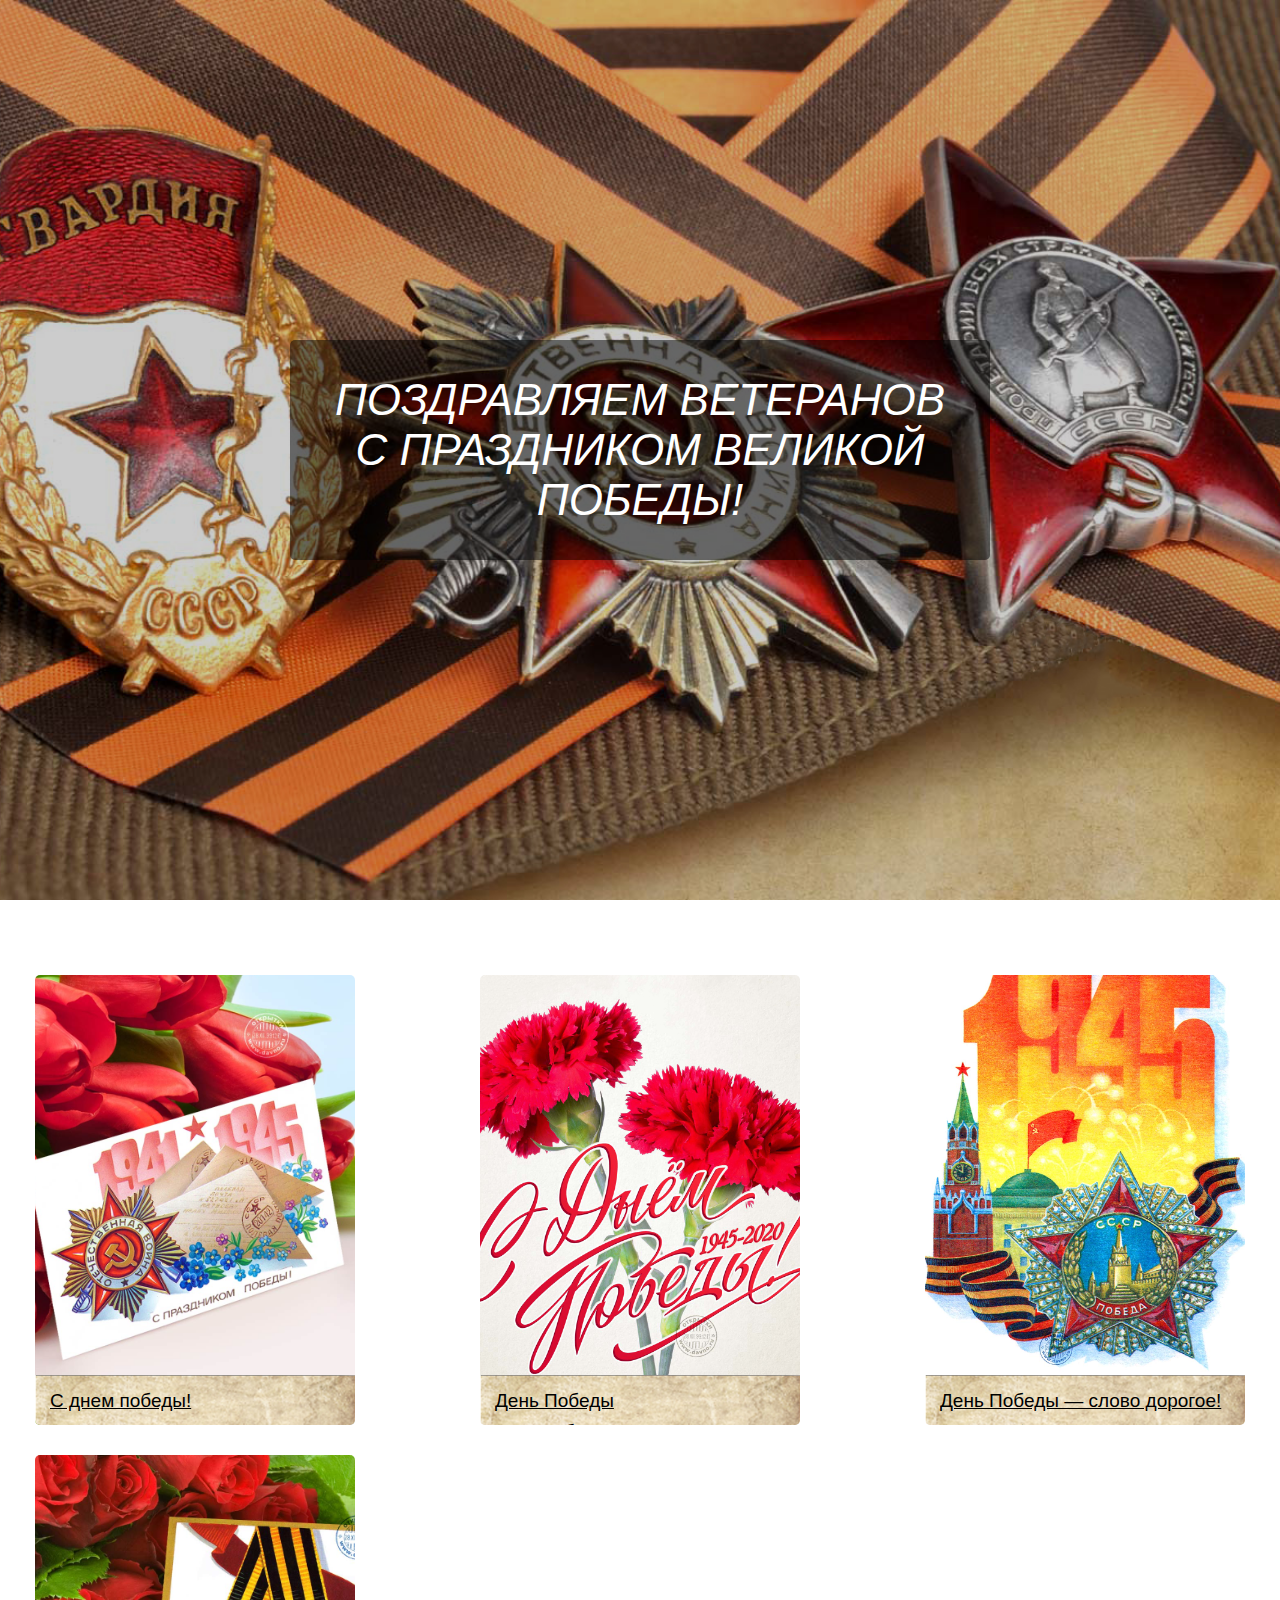
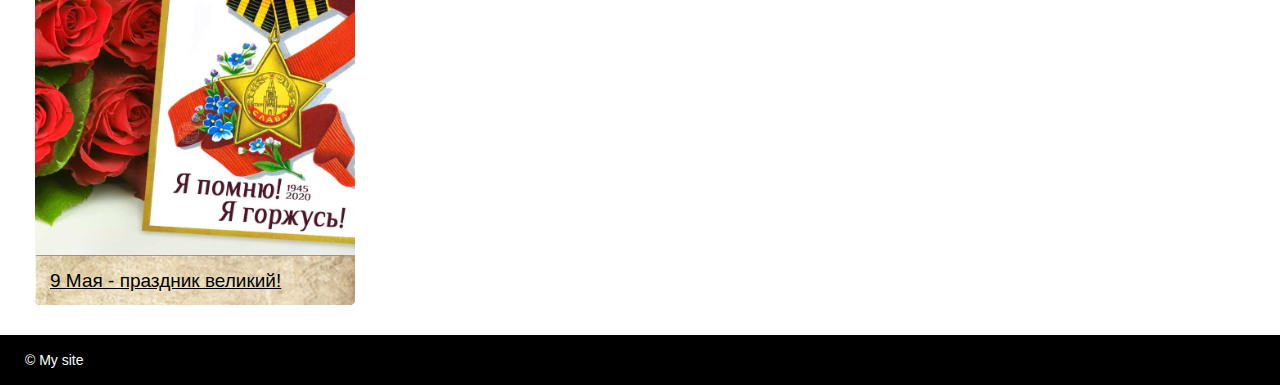
<file: index.html>
<!doctype html>
<html lang="en">
<head>
    <script src="./js/jquery-3.2.1.min.js"></script>
    <meta charset="UTF-8">
    <meta name="viewport"
          content="width=device-width, user-scalable=no, initial-scale=1.0, maximum-scale=1.0, minimum-scale=1.0">
    <meta http-equiv="X-UA-Compatible" content="ie=edge">
    <link rel="stylesheet" href="./stylesheet/style.css">
    <link rel="icon" href="./images/9may-192.jpg">
    <title>9 мая</title>
</head>
<body>
<div class="wrapper">
    <main>
        <div class="full-screen" id="home">
            <div class="full-screen_image">
                <div class="full-screen_text">
                    ПОЗДРАВЛЯЕМ ВЕТЕРАНОВ С ПРАЗДНИКОМ ВЕЛИКОЙ ПОБЕДЫ!
                </div>
            </div>
        </div>
        <div class="cards" id="cities">
            <div class="card_container">
                <div class="card card_dubai">
                    <div class="card_block">
                        <div class="card_title">C днем победы!</div>
                        <div class="card_title-block">Примите самые искренние поздравления с великим праздником – Днем
                            Победы! Этот праздник стал символом героизма нашего народа, его несгибаемой стойкости и
                            несокрушимости духа! Бережное отношение старшего поколения к судьбе своей Родины должно
                            стать для всех ярким примером патриотизма и силы народной веры!
                            <br>
                            Великой ценою заплатили ветераны за Победу, многих сегодня уже нет рядом с нами! Но мы
                            помним об их воинской славе! Желаю Вам здоровья, душевного тепла, внимания и заботы близких!
                            Пусть небо всегда будет мирным, а солнце светит ярко!
                        </div>
                    </div>
                </div>
            </div>
            <div class="card_container">
                <div class="card card_london">
                    <div class="card_block">
                        <div class="card_title">День Победы</div>
                        <div class="card_title-block">
                            День Победы 9 Мая – <br>
                            Праздник мира в стране и весны. <br>
                            В этот день мы солдат вспоминаем, <br>
                            Не вернувшихся в семьи с войны. <br>
                            В этот праздник мы чествуем дедов, <br>
                            Защитивших родную страну, <br>
                            Подарившим народам Победу <br>
                            И вернувшим нам мир и весну! <br>
                        </div>
                    </div>
                </div>
            </div>
            <div class="card_container">
                <div class="card card_singapore">
                    <div class="card_block">
                        <div class="card_title">День Победы — слово дорогое!</div>
                        <div class="card_title-block">
                            День Победы — слово дорогое! <br>
                            День Победы! Как оно звучит! <br>
                            Обо всех, кто пал, мы вспомним стоя, <br>
                            И никто вовеки не забыт. <br>
                            <br>
                            Вас с победой общей поздравляю. <br>
                            Ведь она на всех у нас одна. <br>
                            Фейерверком праздничным сияя, <br>
                            В этот день ликует вся страна. <br>
                            <br>
                            Возгордимся нашими дедами, <br>
                            С них пример достойный мы возьмем. <br>
                            Подвиг их пусть нас научит с вами <br>
                            Наслаждаться каждым мирным днем. <br>

                        </div>
                    </div>
                </div>
            </div>
            <div class="card_container">
                <div class="card card_paris">
                    <div class="card_block">
                        <div class="card_title">9 Мая - праздник великий!</div>
                        <div class="card_title-block">
                            9 Мая — праздник великий! <br>
                            Никто не забыт и ничто не забыто! <br>
                            Живым ветеранам — низкий поклон! <br>
                            А тех, что ушли — не забудем имен! <br>
 <br>
                            Они ушли, оставив память, <br>
                            Оставив честь нам и свободу, <br>
                            Осталось красное их знамя, <br>
                            Перенесенное сквозь годы! <br>
 <br>
                            Великий подвиг сохраним <br>
                            Мы в наших душах и сердцах <br>
                            И об ушедших помолчим <br>
                            Мы со слезами на глазах! <br>


                        </div>
                    </div>
                </div>
            </div>
        </div>
    </main>
    <footer>
        &copy; My site
    </footer>
</div>
<script src="./js/script.js"></script>
</body>
</html>
</file>
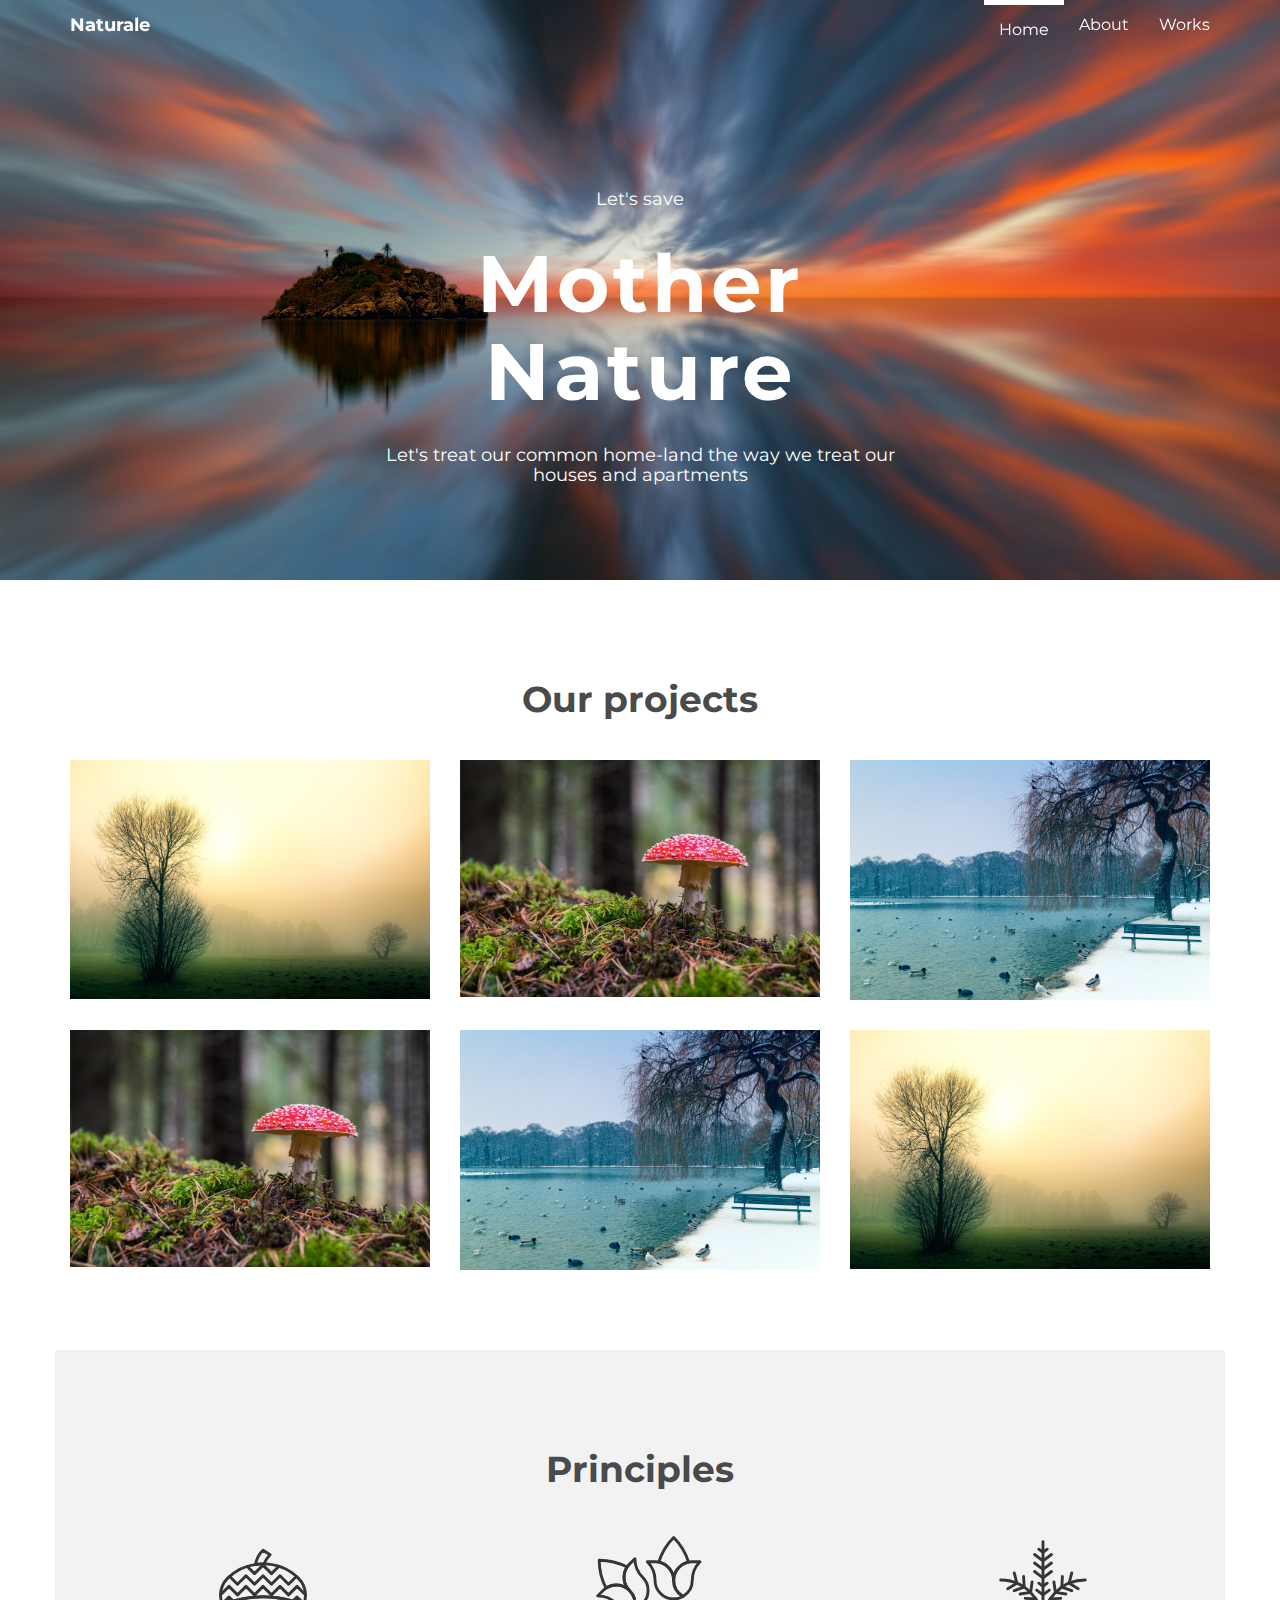
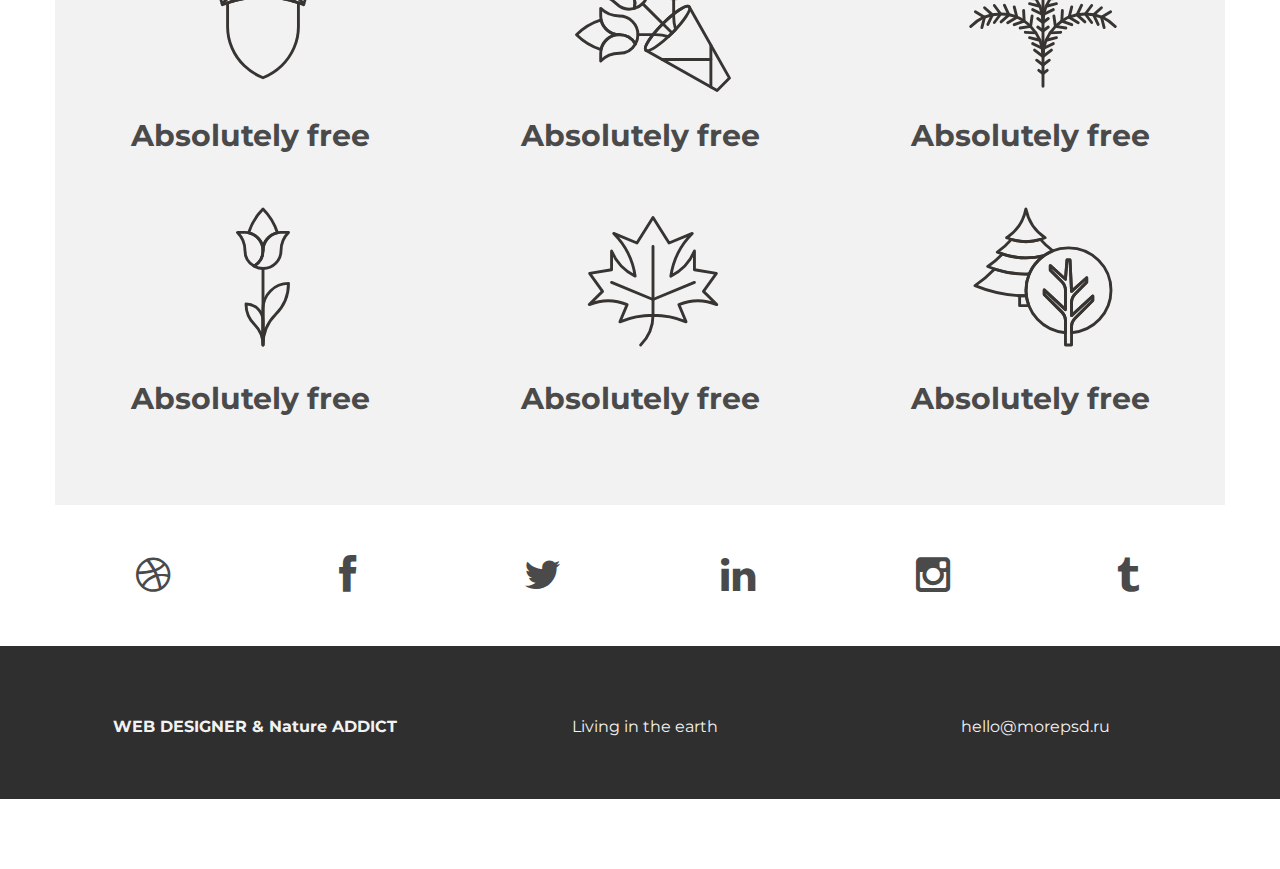
<file: theme/index.html>
<!DOCTYPE html>
<html lang="en">
  <head>
    <meta charset="utf-8">
    <meta http-equiv="X-UA-Compatible" content="IE=edge">
    <meta name="viewport" content="width=device-width, initial-scale=1">
    <meta name="description" content="">
    <meta name="author" content="">
    <link rel="shortcut icon" href="assets/ico/favicon.ico">

    <title>Naturale</title>

    <!-- Bootstrap core CSS -->
    <link href="assets/css/bootstrap.css" rel="stylesheet">

    <!-- Custom styles for this template -->
    <link href="assets/css/style.css" rel="stylesheet">
    <link href="assets/css/font-awesome.min.css" rel="stylesheet">

    <!-- Just for debugging purposes. Don't actually copy this line! -->
    <!--[if lt IE 9]><script src="../../assets/js/ie8-responsive-file-warning.js"></script><![endif]-->

    <!-- HTML5 shim and Respond.js IE8 support of HTML5 elements and media queries -->
    <!--[if lt IE 9]>
      <script src="https://oss.maxcdn.com/libs/html5shiv/3.7.0/html5shiv.js"></script>
      <script src="https://oss.maxcdn.com/libs/respond.js/1.4.2/respond.min.js"></script>
    <![endif]-->
  </head>

  <body>

    <!-- Static navbar -->
    <div class="navbar navbar-default navbar-fixed-top" role="navigation">
      <div class="container">
        <div class="navbar-header">
          <button type="button" class="navbar-toggle" data-toggle="collapse" data-target=".navbar-collapse">
            <span class="sr-only">Toggle navigation</span>
            <span class="icon-bar"></span>
            <span class="icon-bar"></span>
            <span class="icon-bar"></span>
          </button>
          <a class="navbar-brand" href="index.html">Naturale</a>
        </div>
        <div class="navbar-collapse collapse">
          <ul class="nav navbar-nav navbar-right">
            <li class="active"><a href="index.html">Home</a></li>
            <li><a href="about.html">About</a></li>
            <li><a href="#works">Works</a></li>
          </ul>
        </div><!--/.nav-collapse -->
      </div>
    </div>


	<div id="headerwrap">
	    <div class="container">
			<div class="row">
				<div class="col-lg-6 col-lg-offset-3">
					<h4>Let's save</h4>
					<h1>Mother Nature</h1>
					<h4>Let's treat our common home-land the way we treat our houses and apartments</h4>
				</div>
			</div><! --/row -->
	    </div> <!-- /container -->
	</div><! --/headerwrap -->
	
	<section id="works"></section>
	<div class="container">
		<div class="row centered mt mb">
			<h1>Our projects</h1>
			
			<div class="col-lg-4 col-md-4 col-sm-4 gallery">
				<a href="work.html"><img src="assets/img/portfolio/folio01.jpg" class="img-responsive"></a>
			</div>
			<div class="col-lg-4 col-md-4 col-sm-4 gallery">
				<a href="work.html"><img src="assets/img/portfolio/folio02.jpg" class="img-responsive"></a>
			</div>
			<div class="col-lg-4 col-md-4 col-sm-4 gallery">
				<a href="work.html"><img src="assets/img/portfolio/folio03.jpg" class="img-responsive"></a>
			</div>
			<div class="col-lg-4 col-md-4 col-sm-4 gallery">
				<a href="work.html"><img src="assets/img/portfolio/folio02.jpg" class="img-responsive"></a>
			</div>
			<div class="col-lg-4 col-md-4 col-sm-4 gallery">
				<a href="work.html"><img src="assets/img/portfolio/folio03.jpg" class="img-responsive"></a>
			</div>
			<div class="col-lg-4 col-md-4 col-sm-4 gallery">
				<a href="work.html"><img src="assets/img/portfolio/folio01.jpg" class="img-responsive"></a>
			</div>
		</div><! --/row -->
	</div><! --/container -->
	
	
		<section id="principles"></section>
	<div class="container principles">
		<div class="row centered mt mb">
			<h1>Principles</h1>
			
			<div class="col-lg-4 col-md-4 col-sm-4 gallery principles">
				<img src="assets/img/icons/Nature_&_outdoors_01.svg" class="img-responsive"><h2>Absolutely free</h2>
			</div>
			<div class="col-lg-4 col-md-4 col-sm-4 gallery principles">
				<img src="assets/img/icons/Nature_&_outdoors_02.svg" class="img-responsive">
				<h2>Absolutely free</h2>
			</div>
			<div class="col-lg-4 col-md-4 col-sm-4 gallery principles">
				<img src="assets/img/icons/Nature_&_outdoors_03.svg" class="img-responsive"><h2>Absolutely free</h2>
			</div>
			<div class="col-lg-4 col-md-4 col-sm-4 gallery principles">
				<img src="assets/img/icons/Nature_&_outdoors_04.svg" class="img-responsive"><h2>Absolutely free</h2>
			</div>
			<div class="col-lg-4 col-md-4 col-sm-4 gallery principles">
				<img src="assets/img/icons/Nature_&_outdoors_05.svg" class="img-responsive"><h2>Absolutely free</h2>
			</div>
			<div class="col-lg-4 col-md-4 col-sm-4 gallery principles">
				<img src="assets/img/icons/Nature_&_outdoors_06.svg" class="img-responsive"><h2>Absolutely free</h2>
			</div>
		</div><! --/row -->
	</div><! --/container -->
	
	<div id="social">
		<div class="container">
			<div class="row centered">
				<div class="col-lg-2">
					<a href="#"><i class="fa fa-dribbble"></i></a>
				</div>
				<div class="col-lg-2">
					<a href="#"><i class="fa fa-facebook"></i></a>
				</div>
				<div class="col-lg-2">
					<a href="#"><i class="fa fa-twitter"></i></a>
				</div>
				<div class="col-lg-2">
					<a href="#"><i class="fa fa-linkedin"></i></a>
				</div>
				<div class="col-lg-2">
					<a href="#"><i class="fa fa-instagram"></i></a>
				</div>
				<div class="col-lg-2">
					<a href="#"><i class="fa fa-tumblr"></i></a>
				</div>
			
			</div><! --/row -->
		</div><! --/container -->
	</div><! --/social -->

	<div id="footerwrap">
		<div class="container">
			<div class="row centered">
				<div class="col-lg-4">
					<p><b>WEB DESIGNER & Nature ADDICT</b></p>
				</div>
			
				<div class="col-lg-4">
					<p>Living in the earth</p>
				</div>
				<div class="col-lg-4">
					<p>hello@morepsd.ru</p>
				</div>
			</div>
		</div>
	</div><! --/footerwrap -->
	


    <!-- Bootstrap core JavaScript
    ================================================== -->
    <!-- Placed at the end of the document so the pages load faster -->
    <script src="https://ajax.googleapis.com/ajax/libs/jquery/1.11.0/jquery.min.js"></script>
    <script src="assets/js/bootstrap.min.js"></script>
  </body>
</html>
</file>
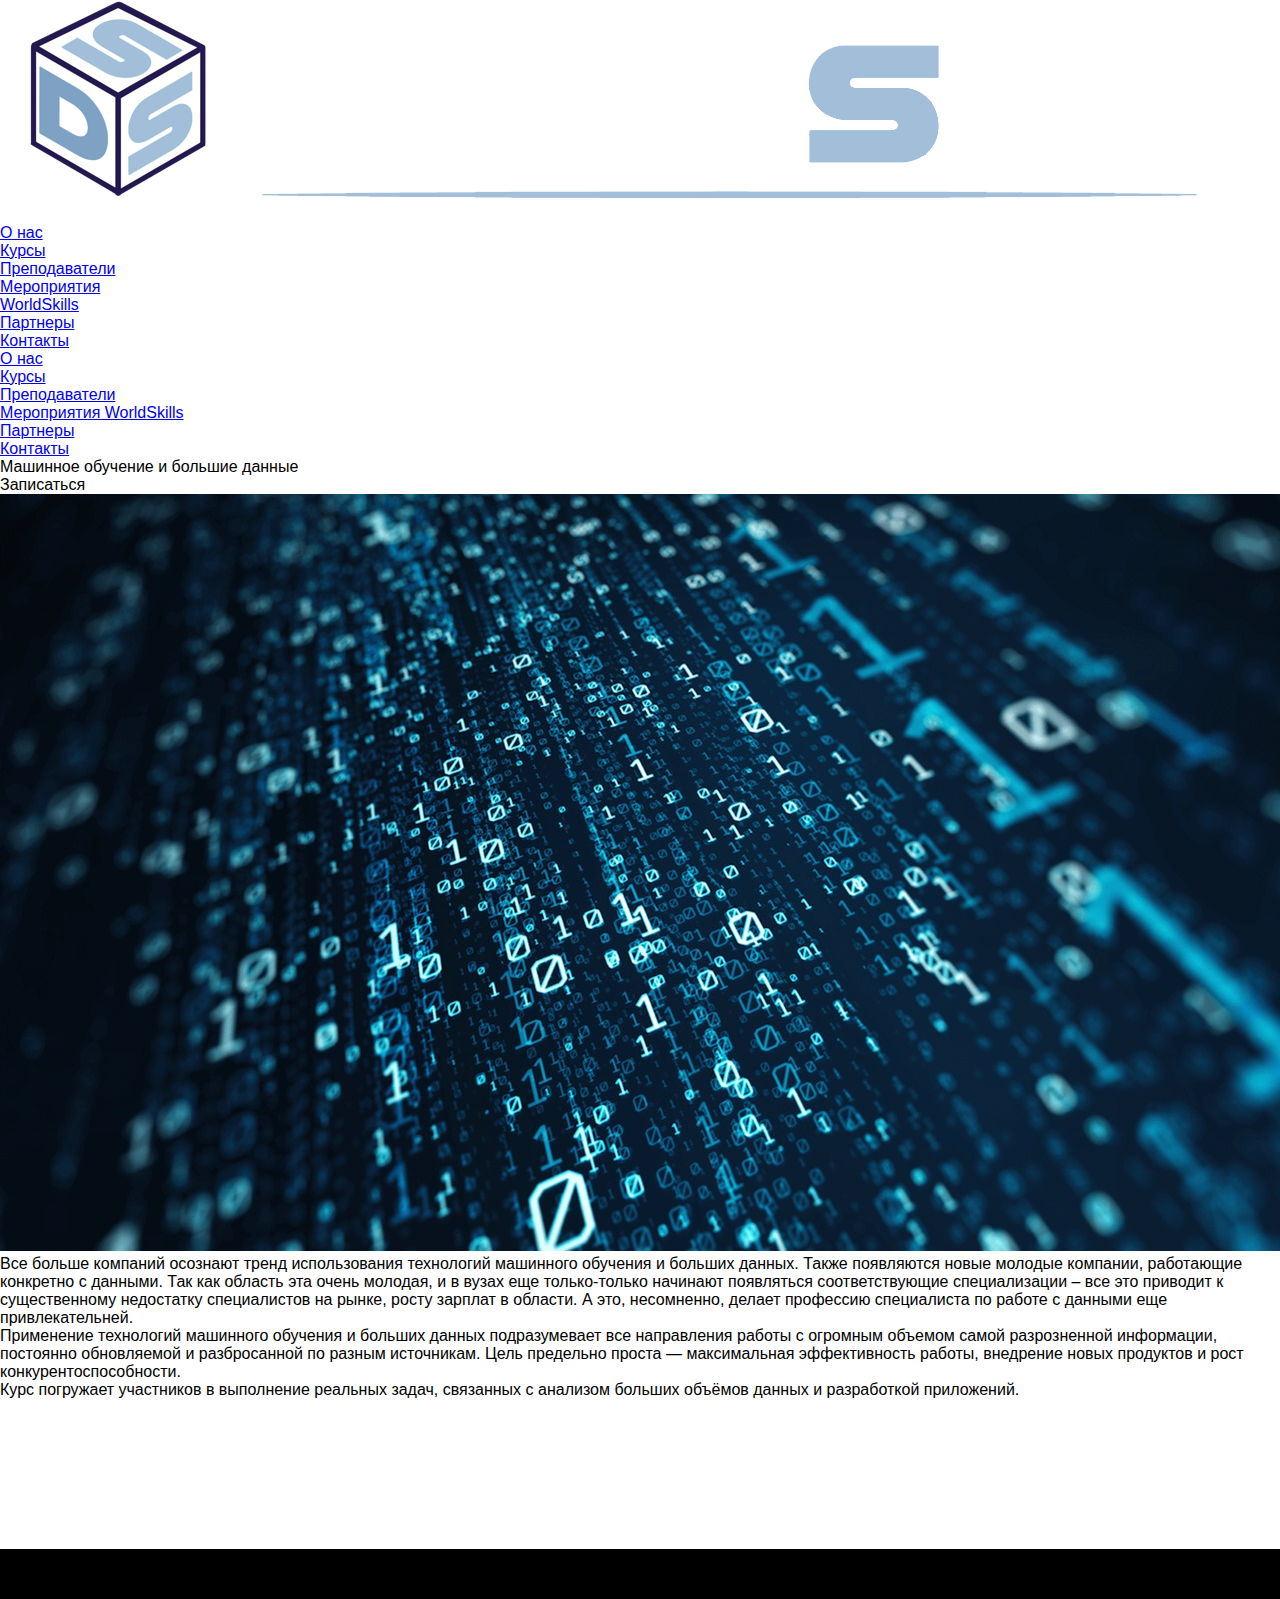
<file: big_data.html>
<!DOCTYPE html>
<html lang="en">
<head>
    <meta charset="UTF-8">
    <title>Машинное обучение и большие данные</title>
    <link rel="icon" href="./images/SDS_Cube.png">
    <link rel="stylesheet" href="./stylesheet/style.css">
    <script src="./js/jquery-3.2.1.min.js"></script>
</head>
<body>
<header>
    <div class="logo">
        <img src="./images/logo.png" alt="">
    </div>
    <nav class="navigation navigation_auto">
        <ul>
            <li class="navigation-item">
                <a href="./index.html#about" class="navigation-link">О нас</a>
            </li>
            <li class="navigation-item">
                <a href="./index.html#courses" class="navigation-link">Курсы</a>
            </li>
            <li class="navigation-item">
                <a href="./index.html#teachers" class="navigation-link">Преподаватели</a>
            </li>
            <li class="navigation-item">
                <a href="./index.html#events" class="navigation-link">Мероприятия <br> WorldSkills</a>
            </li>
            <li class="navigation-item">
                <a href="./index.html#partners" class="navigation-link">Партнеры</a>
            </li>
            <li class="navigation-item">
                <a href="./index.html#contacts" class="navigation-link">Контакты</a>
            </li>
        </ul>
    </nav>

    <div class="navigation_menu">
        <div class="menu"></div>
    </div>

    <div class="menu_mobile">
        <nav class="navigation">
            <ul>
                <li class="navigation-item">
                    <a href="./index.html#about" class="navigation-link menu_item">О нас</a>
                </li>
                <li class="navigation-item">
                    <a href="./index.html#courses" class="navigation-link menu_item">Курсы</a>
                </li>
                <li class="navigation-item">
                    <a href="./index.html#teachers" class="navigation-link menu_item">Преподаватели</a>
                </li>
                <li class="navigation-item">
                    <a href="./index.html#events" class="navigation-link menu_item">Мероприятия WorldSkills</a>
                </li>
                <li class="navigation-item">
                    <a href="./index.html#partners" class="navigation-link menu_item">Партнеры</a>
                </li>
                <li class="navigation-item">
                    <a href="./index.html#contacts" class="navigation-link menu_item">Контакты</a>
                </li>
            </ul>
        </nav>
    </div>
</header>
<main>
    <div class="title_block">
        <div class="title">Машинное обучение и большие данные</div>
        <a class="button">Записаться</a>
    </div>
    <div class="block-course">
        <img src="./images/big_data.jpg">
        <div class="block-course__text">
            <p>Все больше компаний осознают тренд использования технологий машинного обучения и больших данных. Также появляются новые молодые компании, работающие конкретно с данными. Так как область эта очень молодая, и в вузах еще только-только начинают появляться соответствующие специализации – все это приводит к существенному недостатку специалистов на рынке, росту зарплат в области. А это, несомненно, делает профессию специалиста по работе с данными еще привлекательней.</p>
            <p>   Применение технологий машинного обучения и больших данных подразумевает все направления работы с огромным объемом самой разрозненной информации, постоянно обновляемой и разбросанной по разным источникам. Цель предельно проста — максимальная эффективность работы, внедрение новых продуктов и рост конкурентоспособности.</p>
            <p>Курс погружает участников в выполнение реальных задач, связанных с анализом больших объёмов данных и разработкой приложений.</p>
        </div>
    </div>
    <iframe src="https://www.youtube.com/embed/jyyF4Lz2oPQ" frameborder="0" allow="accelerometer; autoplay; encrypted-media; gyroscope; picture-in-picture" allowfullscreen></iframe>
</main>
<footer></footer>
<script src="./js/script.js"></script>
</body>
</html>
</file>
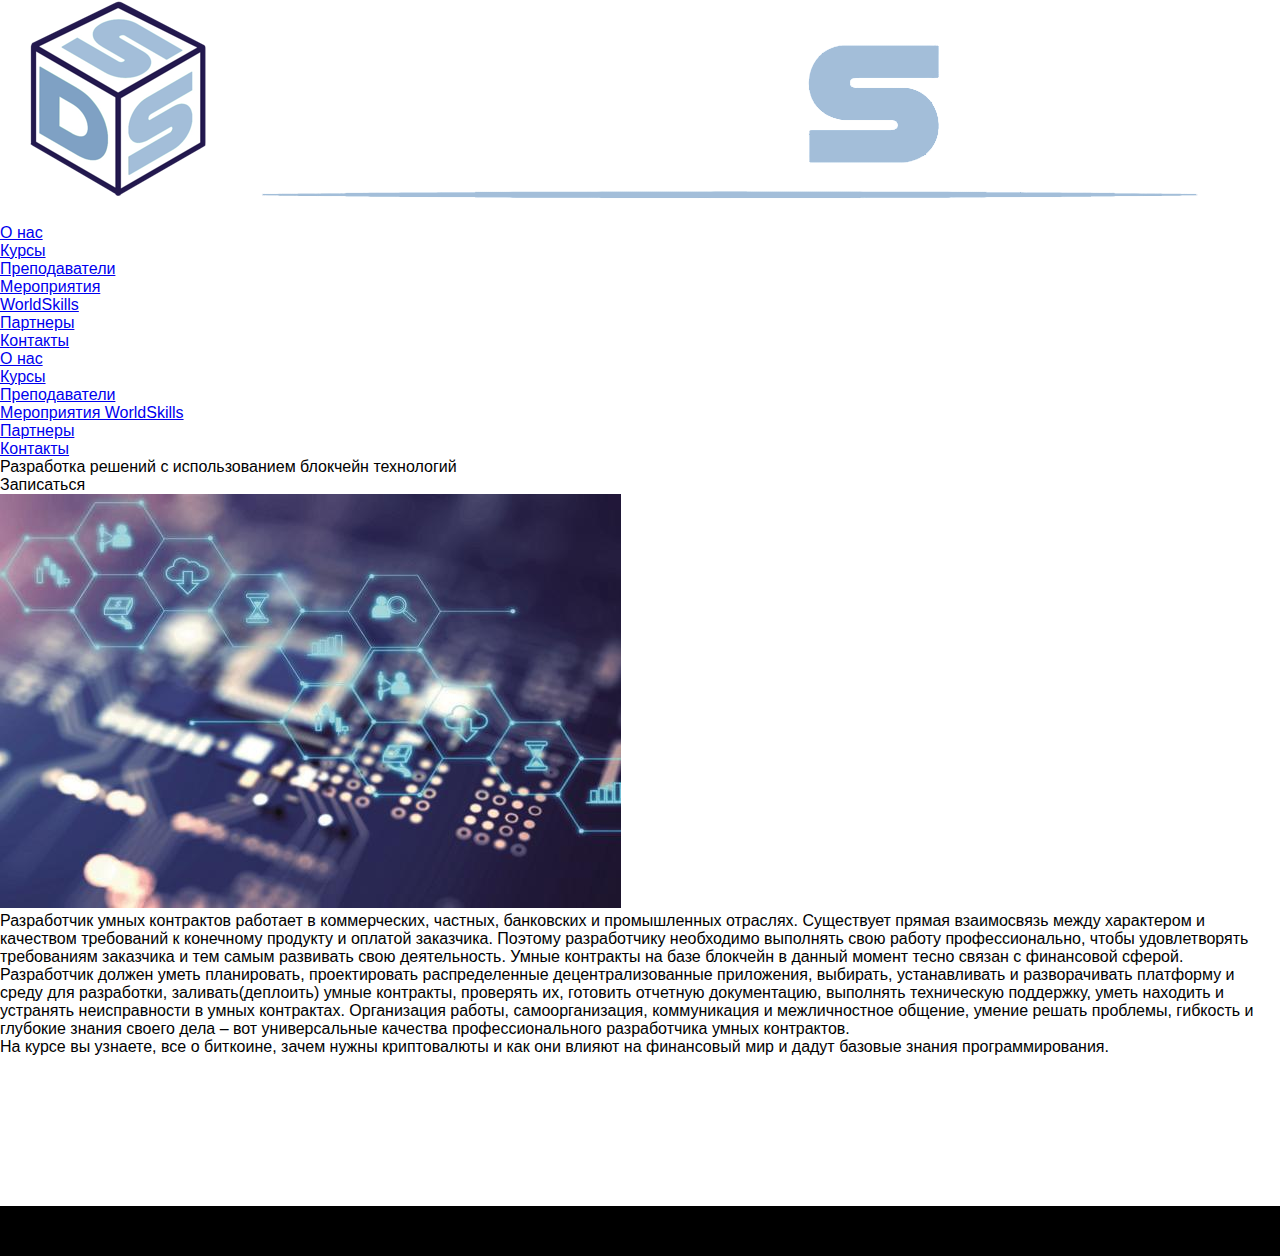
<file: blockchain.html>
<!DOCTYPE html>
<html lang="en">
<head>
    <meta charset="UTF-8">
    <link rel="icon" href="./images/SDS_Cube.png">
    <title>Разработка решений с использованием блокчейн технологий</title>
    <link rel="stylesheet" href="./stylesheet/style.css">
    <script src="./js/jquery-3.2.1.min.js"></script>
</head>
<body>
<header>
    <div class="logo">
        <img src="./images/logo.png" alt="">
    </div>
    <nav class="navigation navigation_auto">
        <ul>
            <li class="navigation-item">
                <a href="./index.html#about" class="navigation-link">О нас</a>
            </li>
            <li class="navigation-item">
                <a href="./index.html#courses" class="navigation-link">Курсы</a>
            </li>
            <li class="navigation-item">
                <a href="./index.html#teachers" class="navigation-link">Преподаватели</a>
            </li>
            <li class="navigation-item">
                <a href="./index.html#events" class="navigation-link">Мероприятия <br> WorldSkills</a>
            </li>
            <li class="navigation-item">
                <a href="./index.html#partners" class="navigation-link">Партнеры</a>
            </li>
            <li class="navigation-item">
                <a href="./index.html#contacts" class="navigation-link">Контакты</a>
            </li>
        </ul>
    </nav>

    <div class="navigation_menu">
        <div class="menu"></div>
    </div>

    <div class="menu_mobile">
        <nav class="navigation">
            <ul>
                <li class="navigation-item">
                    <a href="./index.html#about" class="navigation-link menu_item">О нас</a>
                </li>
                <li class="navigation-item">
                    <a href="./index.html#courses" class="navigation-link menu_item">Курсы</a>
                </li>
                <li class="navigation-item">
                    <a href="./index.html#teachers" class="navigation-link menu_item">Преподаватели</a>
                </li>
                <li class="navigation-item">
                    <a href="./index.html#events" class="navigation-link menu_item">Мероприятия WorldSkills</a>
                </li>
                <li class="navigation-item">
                    <a href="./index.html#partners" class="navigation-link menu_item">Партнеры</a>
                </li>
                <li class="navigation-item">
                    <a href="./index.html#contacts" class="navigation-link menu_item">Контакты</a>
                </li>
            </ul>
        </nav>
    </div>
</header>
<main>
    <div class="title_block">
        <div class="title">Разработка решений с использованием блокчейн технологий</div>
        <a class="button">Записаться</a>
    </div>
    <div class="block-course">
        <img src="./images/blockchain.jpg" alt="">
        <div class="block-course__text">
            <p>Разработчик умных контрактов работает в коммерческих, частных, банковских и промышленных
                отраслях. Существует прямая взаимосвязь между характером и качеством требований к конечному
                продукту и оплатой заказчика. Поэтому разработчику необходимо выполнять свою работу
                профессионально, чтобы удовлетворять требованиям заказчика и тем самым развивать свою
                деятельность. Умные контракты на базе блокчейн в данный момент тесно связан с финансовой сферой.</p>
                <p>Разработчик должен уметь планировать, проектировать распределенные децентрализованные
                приложения, выбирать, устанавливать и разворачивать платформу и среду для разработки,
                заливать(деплоить) умные контракты, проверять их, готовить отчетную документацию, выполнять
                техническую поддержку, уметь находить и устранять неисправности в умных контрактах. Организация
                работы, самоорганизация, коммуникация и межличностное общение, умение решать проблемы,
                гибкость и глубокие знания своего дела – вот универсальные качества профессионального разработчика
                умных контрактов.</p>
            <p>На курсе вы узнаете, все о биткоине, зачем нужны криптовалюты и как они влияют на финансовый мир и дадут базовые знания программирования.</p>
        </div>
    </div>
    <iframe src="https://www.youtube.com/embed/PYU5EAkIEm8" frameborder="0" allow="accelerometer; autoplay; encrypted-media; gyroscope; picture-in-picture" allowfullscreen></iframe>
</main>
<footer></footer>
<script src="./js/script.js"></script>
</body>
</html>
</file>
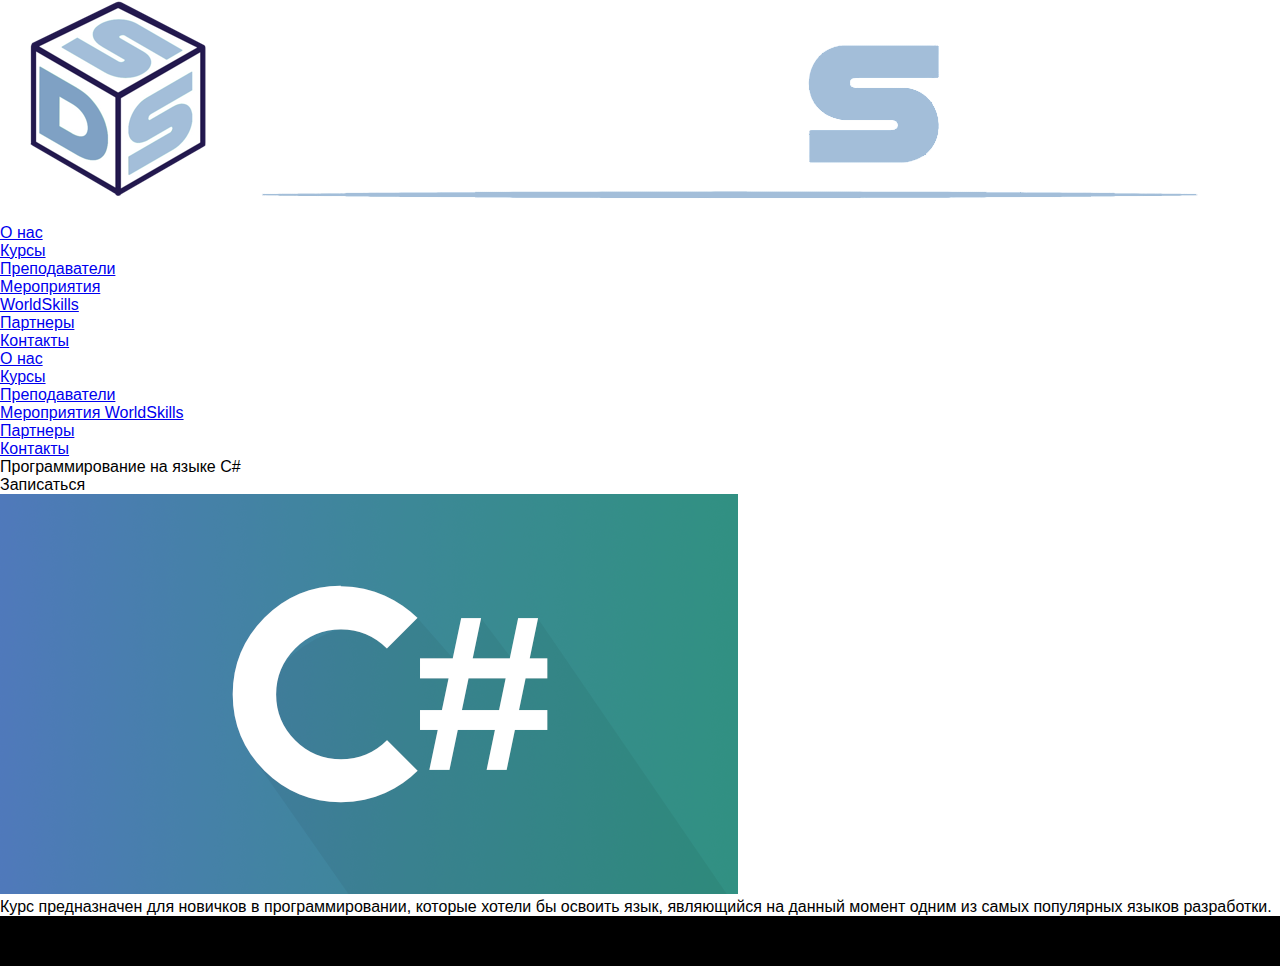
<file: csharp.html>
<!DOCTYPE html>
<html lang="en">
<head>
    <meta charset="UTF-8">
    <link rel="icon" href="./images/SDS_Cube.png">
    <title>Программирование на языке C#</title>
    <link rel="stylesheet" href="./stylesheet/style.css">
    <script src="./js/jquery-3.2.1.min.js"></script>
</head>
<body>
<header>
    <div class="logo">
        <img src="./images/logo.png" alt="">
    </div>
    <nav class="navigation navigation_auto">
        <ul>
            <li class="navigation-item">
                <a href="./index.html#about" class="navigation-link">О нас</a>
            </li>
            <li class="navigation-item">
                <a href="./index.html#courses" class="navigation-link">Курсы</a>
            </li>
            <li class="navigation-item">
                <a href="./index.html#teachers" class="navigation-link">Преподаватели</a>
            </li>
            <li class="navigation-item">
                <a href="./index.html#events" class="navigation-link">Мероприятия <br> WorldSkills</a>
            </li>
            <li class="navigation-item">
                <a href="./index.html#partners" class="navigation-link">Партнеры</a>
            </li>
            <li class="navigation-item">
                <a href="./index.html#contacts" class="navigation-link">Контакты</a>
            </li>
        </ul>
    </nav>

    <div class="navigation_menu">
        <div class="menu"></div>
    </div>

    <div class="menu_mobile">
        <nav class="navigation">
            <ul>
                <li class="navigation-item">
                    <a href="./index.html#about" class="navigation-link menu_item">О нас</a>
                </li>
                <li class="navigation-item">
                    <a href="./index.html#courses" class="navigation-link menu_item">Курсы</a>
                </li>
                <li class="navigation-item">
                    <a href="./index.html#teachers" class="navigation-link menu_item">Преподаватели</a>
                </li>
                <li class="navigation-item">
                    <a href="./index.html#events" class="navigation-link menu_item">Мероприятия WorldSkills</a>
                </li>
                <li class="navigation-item">
                    <a href="./index.html#partners" class="navigation-link menu_item">Партнеры</a>
                </li>
                <li class="navigation-item">
                    <a href="./index.html#contacts" class="navigation-link menu_item">Контакты</a>
                </li>
            </ul>
        </nav>
    </div>
</header>
<main>
    <div class="title_block">
        <div class="title">Программирование на языке C#</div>
        <a class="button">Записаться</a>
    </div>
    <div class="block-course">
        <img src="./images/Csharp.png">
        <div class="block-course__text">
            <p>Курс предназначен для новичков в программировании, которые хотели бы освоить язык, являющийся на данный момент одним из самых популярных языков разработки.</p>
        </div>
    </div>
</main>
<footer></footer>
<script src="./js/script.js"></script>
</body>
</html>
</file>
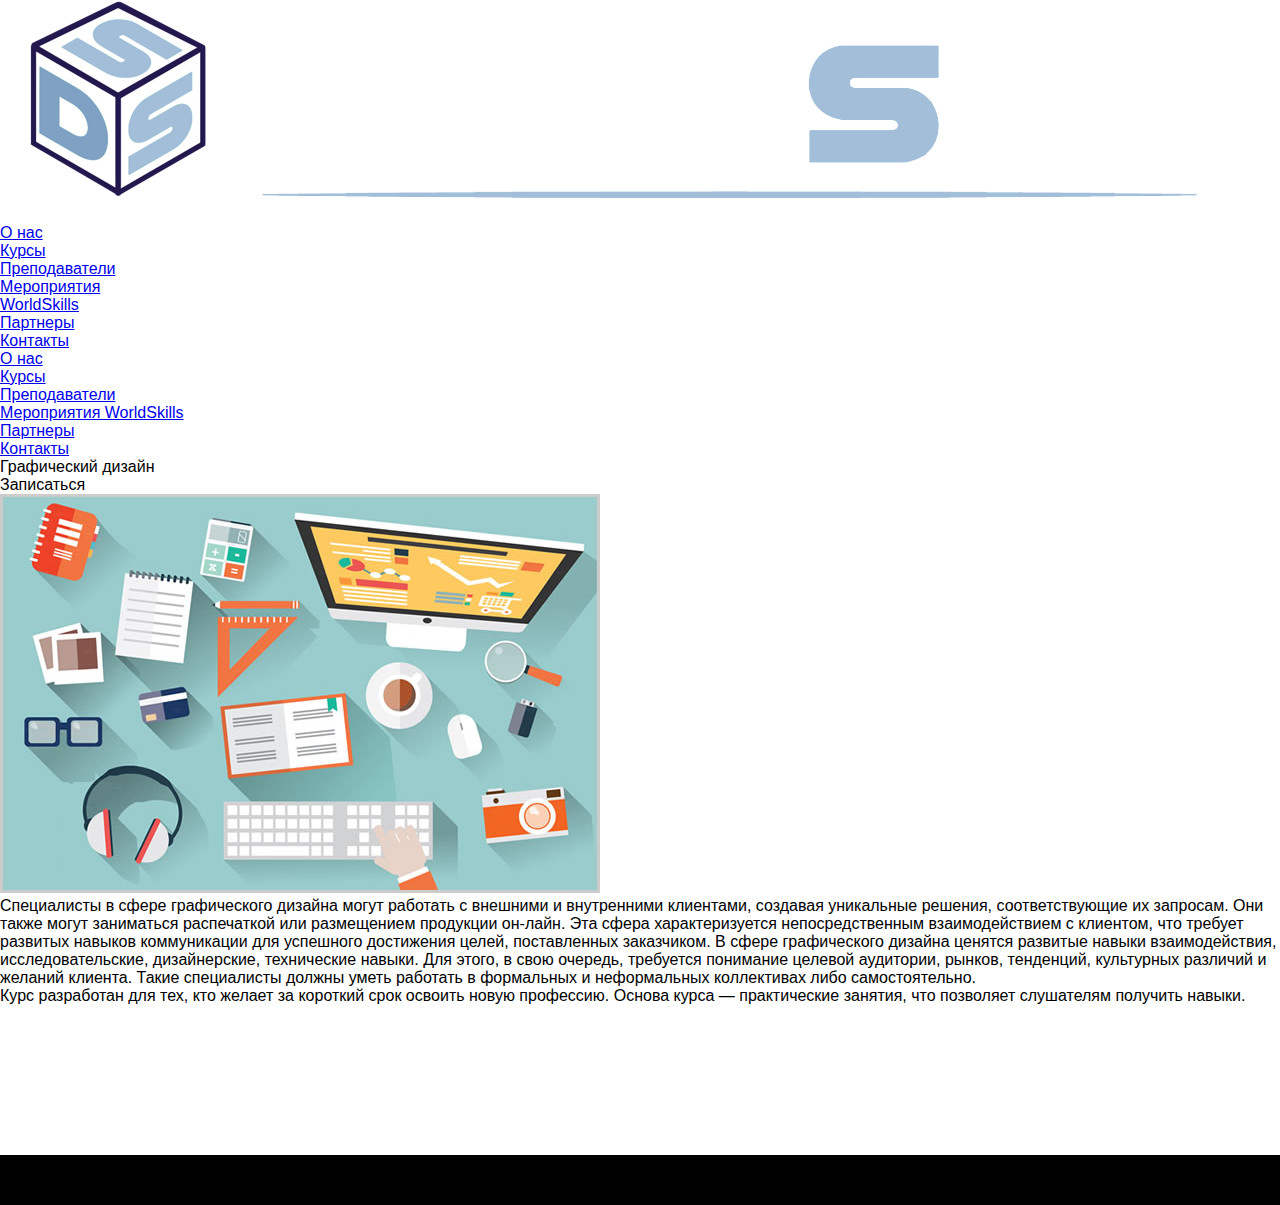
<file: design.html>
<!DOCTYPE html>
<html lang="en">
<head>
    <meta charset="UTF-8">
    <title>Графический дизайн</title>
    <link rel="icon" href="./images/SDS_Cube.png">
    <link rel="stylesheet" href="./stylesheet/style.css">
    <script src="./js/jquery-3.2.1.min.js"></script>
</head>
<body>
<header>
    <div class="logo">
        <img src="./images/logo.png" alt="">
    </div>
    <nav class="navigation navigation_auto">
        <ul>
            <li class="navigation-item">
                <a href="./index.html#about" class="navigation-link">О нас</a>
            </li>
            <li class="navigation-item">
                <a href="./index.html#courses" class="navigation-link">Курсы</a>
            </li>
            <li class="navigation-item">
                <a href="./index.html#teachers" class="navigation-link">Преподаватели</a>
            </li>
            <li class="navigation-item">
                <a href="./index.html#events" class="navigation-link">Мероприятия <br> WorldSkills</a>
            </li>
            <li class="navigation-item">
                <a href="./index.html#partners" class="navigation-link">Партнеры</a>
            </li>
            <li class="navigation-item">
                <a href="./index.html#contacts" class="navigation-link">Контакты</a>
            </li>
        </ul>
    </nav>

    <div class="navigation_menu">
        <div class="menu"></div>
    </div>

    <div class="menu_mobile">
        <nav class="navigation">
            <ul>
                <li class="navigation-item">
                    <a href="./index.html#about" class="navigation-link menu_item">О нас</a>
                </li>
                <li class="navigation-item">
                    <a href="./index.html#courses" class="navigation-link menu_item">Курсы</a>
                </li>
                <li class="navigation-item">
                    <a href="./index.html#teachers" class="navigation-link menu_item">Преподаватели</a>
                </li>
                <li class="navigation-item">
                    <a href="./index.html#events" class="navigation-link menu_item">Мероприятия WorldSkills</a>
                </li>
                <li class="navigation-item">
                    <a href="./index.html#partners" class="navigation-link menu_item">Партнеры</a>
                </li>
                <li class="navigation-item">
                    <a href="./index.html#contacts" class="navigation-link menu_item">Контакты</a>
                </li>
            </ul>
        </nav>
    </div>
</header>
<main>
    <div class="title_block">
        <div class="title">Графический дизайн</div>
        <a class="button">Записаться</a>
    </div>
    <div class="block-course">
        <img src="./images/design.jpg" alt="">
        <div class="block-course__text">
            <p>Специалисты в сфере графического дизайна могут работать с внешними и внутренними клиентами, создавая уникальные решения, соответствующие их запросам. Они также могут заниматься распечаткой или размещением продукции он-лайн. Эта сфера характеризуется непосредственным взаимодействием с клиентом, что требует развитых навыков коммуникации для успешного достижения целей, поставленных заказчиком. В сфере графического дизайна ценятся развитые навыки взаимодействия, исследовательские, дизайнерские, технические навыки. Для этого, в свою очередь, требуется понимание целевой аудитории, рынков, тенденций, культурных различий и желаний клиента. Такие специалисты должны уметь работать в формальных и неформальных коллективах либо самостоятельно.</p>
            <p>Курс разработан для тех, кто желает за короткий срок освоить новую профессию. Основа курса — практические занятия, что позволяет слушателям получить навыки.</p>
        </div>
    </div>
    <iframe src="https://www.youtube.com/embed/zImGxQ875kk" frameborder="0" allow="accelerometer; autoplay; encrypted-media; gyroscope; picture-in-picture" allowfullscreen></iframe>
</main>
<footer></footer>
<script src="./js/script.js"></script>
</body>
</html>
</file>
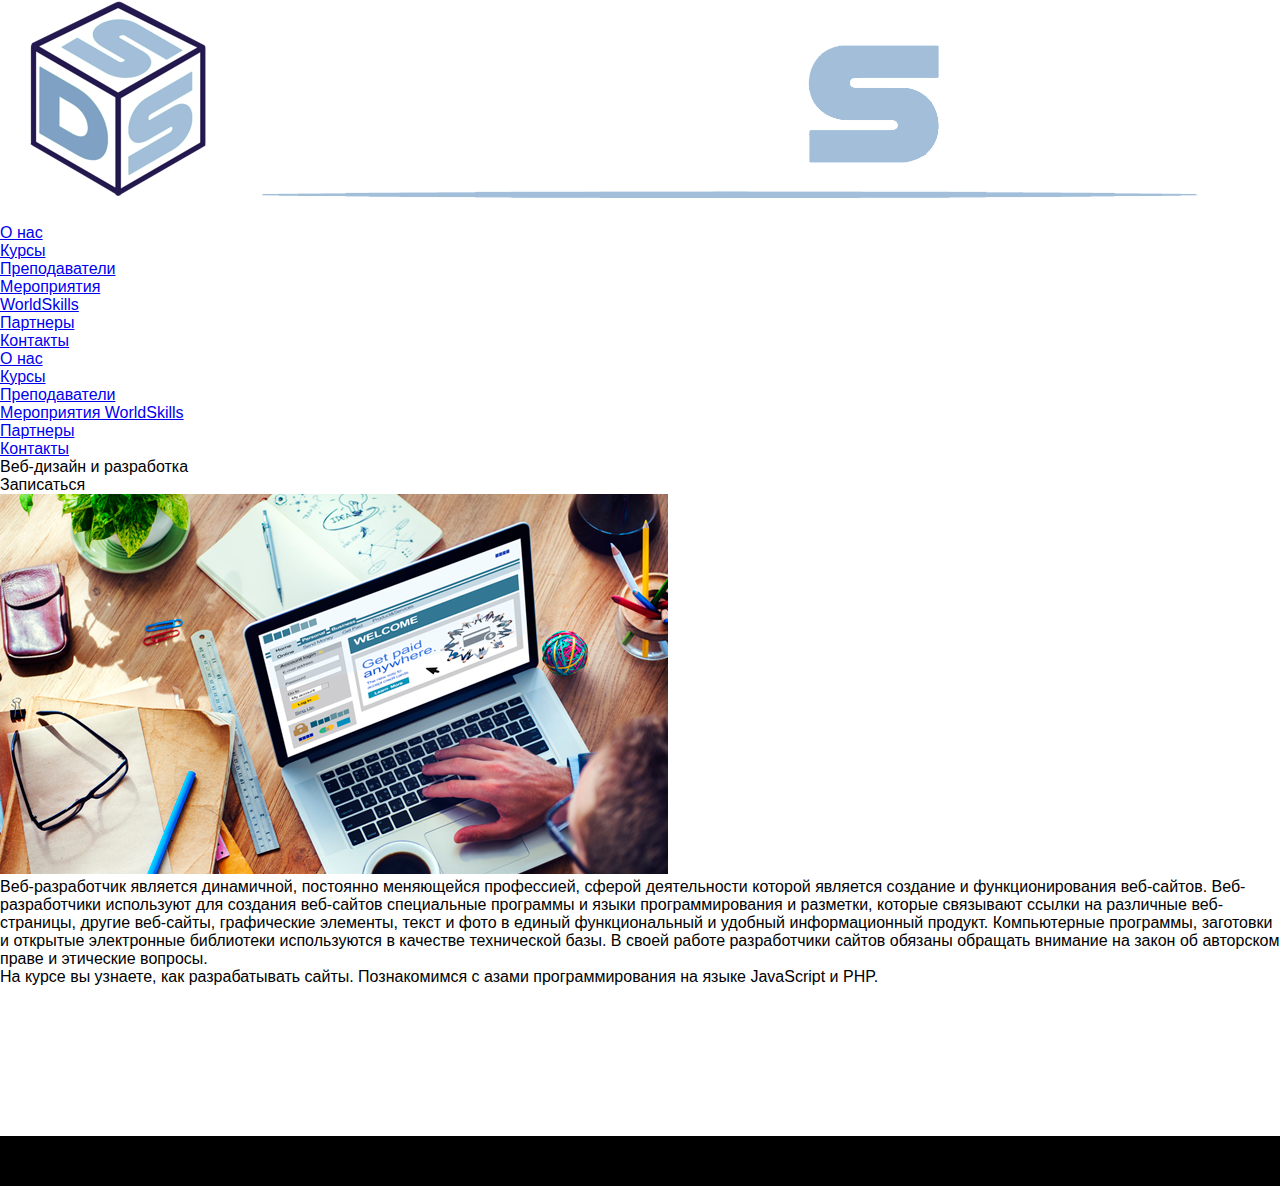
<file: development.html>
<!DOCTYPE html>
<html lang="en">
<head>
    <meta charset="UTF-8">
    <link rel="icon" href="./images/SDS_Cube.png">
    <title>Веб-дизайн и разработка</title>
    <link rel="stylesheet" href="./stylesheet/style.css">
    <script src="./js/jquery-3.2.1.min.js"></script>
</head>
<body>
<header>
    <div class="logo">
        <img src="./images/logo.png" alt="">
    </div>
    <nav class="navigation navigation_auto">
        <ul>
            <li class="navigation-item">
                <a href="./index.html#about" class="navigation-link">О нас</a>
            </li>
            <li class="navigation-item">
                <a href="./index.html#courses" class="navigation-link">Курсы</a>
            </li>
            <li class="navigation-item">
                <a href="./index.html#teachers" class="navigation-link">Преподаватели</a>
            </li>
            <li class="navigation-item">
                <a href="./index.html#events" class="navigation-link">Мероприятия <br> WorldSkills</a>
            </li>
            <li class="navigation-item">
                <a href="./index.html#partners" class="navigation-link">Партнеры</a>
            </li>
            <li class="navigation-item">
                <a href="./index.html#contacts" class="navigation-link">Контакты</a>
            </li>
        </ul>
    </nav>

    <div class="navigation_menu">
        <div class="menu"></div>
    </div>

    <div class="menu_mobile">
        <nav class="navigation">
            <ul>
                <li class="navigation-item">
                    <a href="./index.html#about" class="navigation-link menu_item">О нас</a>
                </li>
                <li class="navigation-item">
                    <a href="./index.html#courses" class="navigation-link menu_item">Курсы</a>
                </li>
                <li class="navigation-item">
                    <a href="./index.html#teachers" class="navigation-link menu_item">Преподаватели</a>
                </li>
                <li class="navigation-item">
                    <a href="./index.html#events" class="navigation-link menu_item">Мероприятия WorldSkills</a>
                </li>
                <li class="navigation-item">
                    <a href="./index.html#partners" class="navigation-link menu_item">Партнеры</a>
                </li>
                <li class="navigation-item">
                    <a href="./index.html#contacts" class="navigation-link menu_item">Контакты</a>
                </li>
            </ul>
        </nav>
    </div>
</header>
<main>
    <div class="title_block">
        <div class="title">Веб-дизайн и разработка</div>
        <a class="button">Записаться</a>
    </div>
    <div class="block-course">
        <img src="./images/development.png">
        <div class="block-course__text">
            <p> Веб-разработчик является динамичной, постоянно меняющейся профессией, сферой деятельности которой является создание и функционирования веб-сайтов. Веб-разработчики используют для создания веб-сайтов специальные программы и языки программирования и разметки, которые связывают ссылки на различные веб-страницы, другие веб-сайты, графические элементы, текст и фото в единый функциональный и удобный информационный продукт. Компьютерные программы, заготовки и открытые электронные библиотеки используются в качестве технической базы. В своей работе разработчики сайтов обязаны обращать внимание на закон об авторском праве и этические вопросы.</p>
            <p>На курсе вы узнаете, как разрабатывать сайты. Познакомимся с азами программирования на языке JavaScript и PHP.</p>
        </div>
    </div>
    <iframe src="https://www.youtube.com/embed/0vbhgbg1QN0" frameborder="0" allow="accelerometer; autoplay; encrypted-media; gyroscope; picture-in-picture" allowfullscreen></iframe>
</main>
<footer></footer>
<script src="./js/script.js"></script>
</body>
</html>
</file>
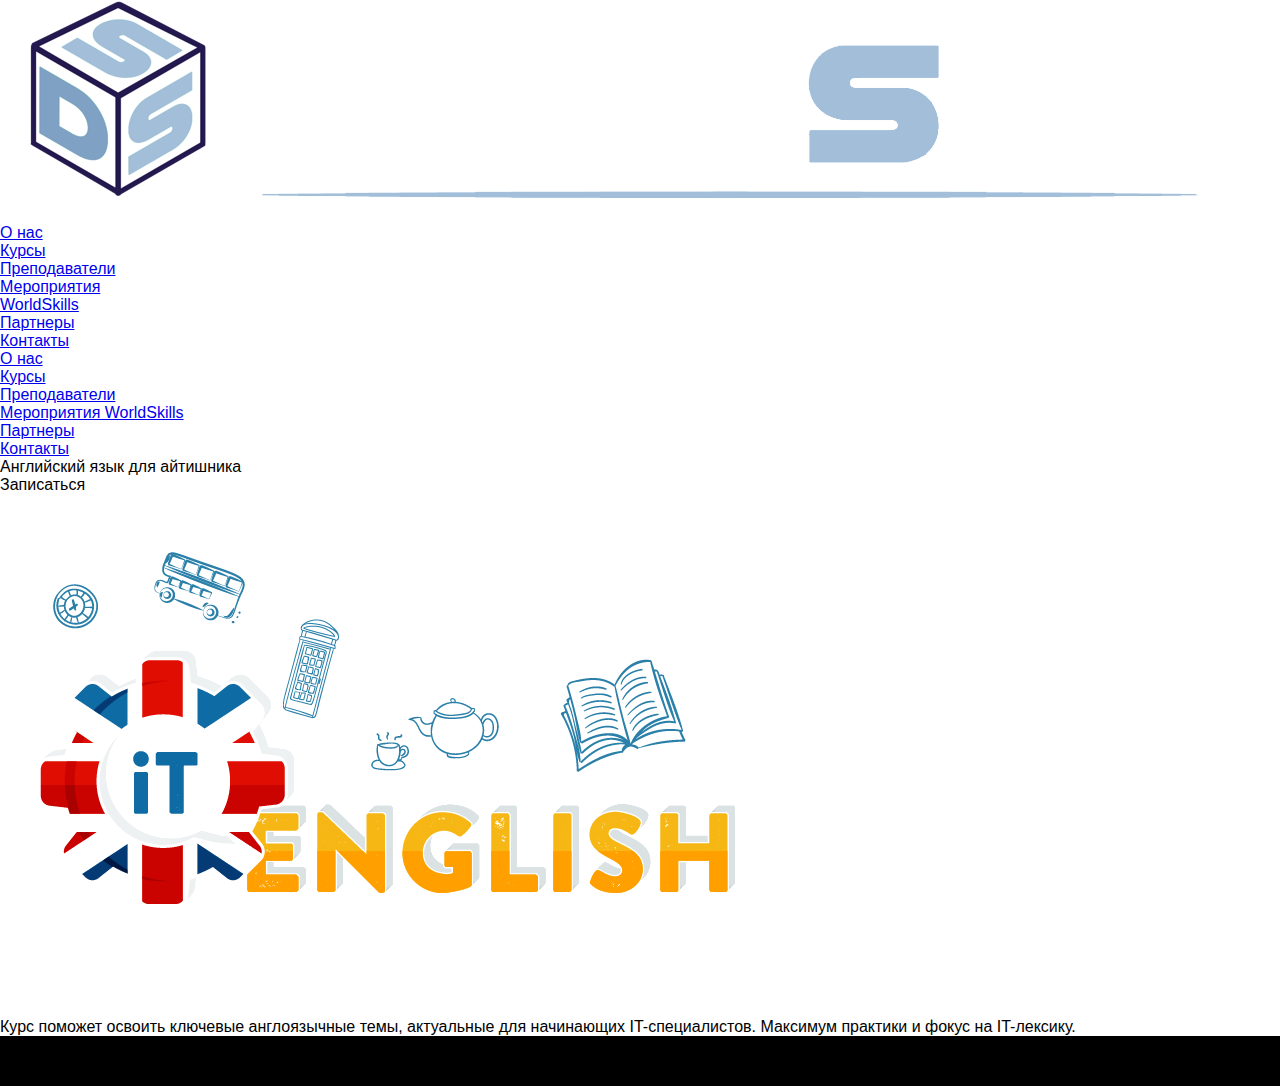
<file: english.html>
<!DOCTYPE html>
<html lang="en">
<head>
    <meta charset="UTF-8">
    <link rel="icon" href="./images/SDS_Cube.png">
    <title>Разработка компьютерных игр и мультимедийных приложений</title>
    <link rel="stylesheet" href="./stylesheet/style.css">
    <script src="./js/jquery-3.2.1.min.js"></script>
</head>
<body>
<header>
    <div class="logo">
        <img src="./images/logo.png" alt="">
    </div>
    <nav class="navigation navigation_auto">
        <ul>
            <li class="navigation-item">
                <a href="./index.html#about" class="navigation-link">О нас</a>
            </li>
            <li class="navigation-item">
                <a href="./index.html#courses" class="navigation-link">Курсы</a>
            </li>
            <li class="navigation-item">
                <a href="./index.html#teachers" class="navigation-link">Преподаватели</a>
            </li>
            <li class="navigation-item">
                <a href="./index.html#events" class="navigation-link">Мероприятия <br> WorldSkills</a>
            </li>
            <li class="navigation-item">
                <a href="./index.html#partners" class="navigation-link">Партнеры</a>
            </li>
            <li class="navigation-item">
                <a href="./index.html#contacts" class="navigation-link">Контакты</a>
            </li>
        </ul>
    </nav>

    <div class="navigation_menu">
        <div class="menu"></div>
    </div>

    <div class="menu_mobile">
        <nav class="navigation">
            <ul>
                <li class="navigation-item">
                    <a href="./index.html#about" class="navigation-link menu_item">О нас</a>
                </li>
                <li class="navigation-item">
                    <a href="./index.html#courses" class="navigation-link menu_item">Курсы</a>
                </li>
                <li class="navigation-item">
                    <a href="./index.html#teachers" class="navigation-link menu_item">Преподаватели</a>
                </li>
                <li class="navigation-item">
                    <a href="./index.html#events" class="navigation-link menu_item">Мероприятия WorldSkills</a>
                </li>
                <li class="navigation-item">
                    <a href="./index.html#partners" class="navigation-link menu_item">Партнеры</a>
                </li>
                <li class="navigation-item">
                    <a href="./index.html#contacts" class="navigation-link menu_item">Контакты</a>
                </li>
            </ul>
        </nav>
    </div>
</header>
<main>
    <div class="title_block">
        <div class="title">Английский язык для айтишника</div>
        <a class="button">Записаться</a>
    </div>
    <div class="block-course">
        <img src="./images/English.png" alt="">
        <div class="block-course__text">
            <p>Курс поможет освоить ключевые англоязычные темы, актуальные для начинающих IT-специалистов. Максимум практики и фокус на IT-лексику.</p>
        </div>
    </div>
</main>
<footer></footer>
<script src="./js/script.js"></script>
</body>
</html>
</file>
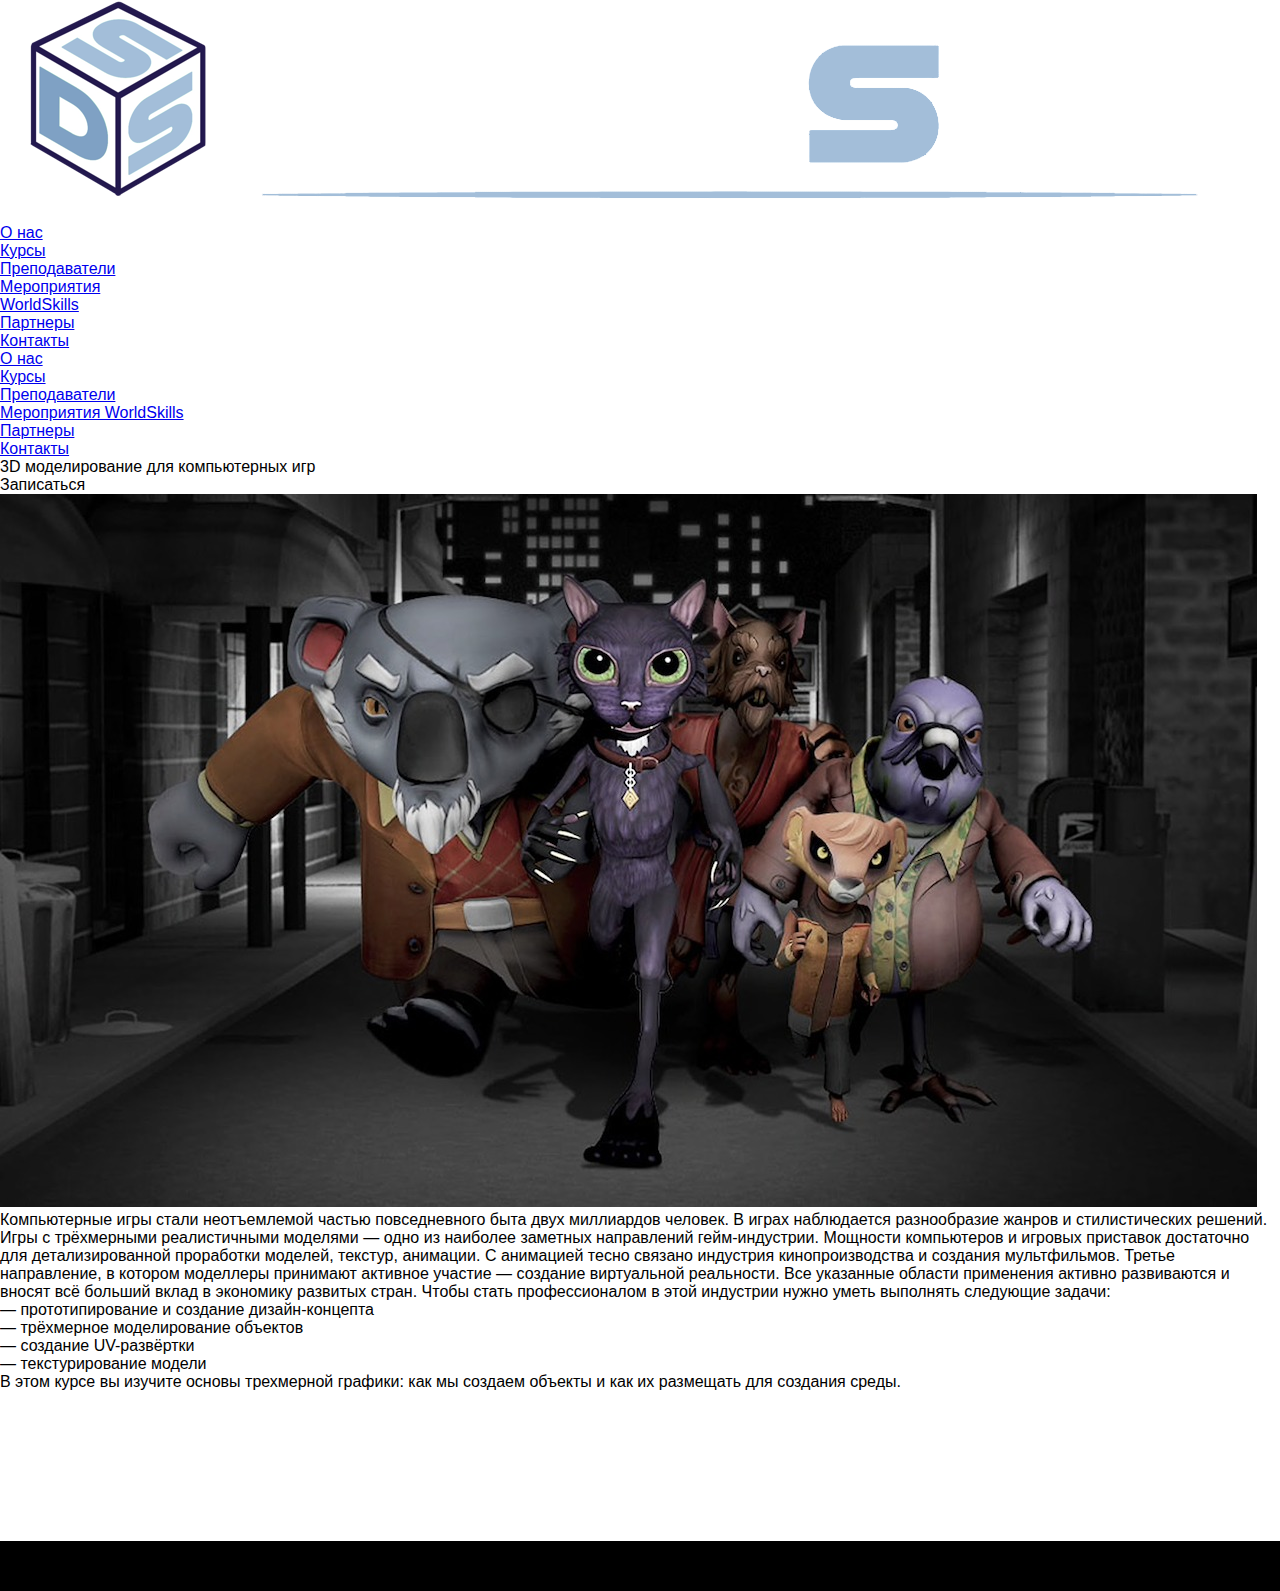
<file: game-3d.html>
<!DOCTYPE html>
<html lang="en">
<head>
    <meta charset="UTF-8">
    <title>3D моделирование для компьютерных игр</title>
    <link rel="icon" href="./images/SDS_Cube.png">
    <link rel="stylesheet" href="./stylesheet/style.css">
    <script src="./js/jquery-3.2.1.min.js"></script>
</head>
<body>
<header>
    <div class="logo">
        <img src="./images/logo.png" alt="">
    </div>
    <nav class="navigation navigation_auto">
        <ul>
            <li class="navigation-item">
                <a href="./index.html#about" class="navigation-link">О нас</a>
            </li>
            <li class="navigation-item">
                <a href="./index.html#courses" class="navigation-link">Курсы</a>
            </li>
            <li class="navigation-item">
                <a href="./index.html#teachers" class="navigation-link">Преподаватели</a>
            </li>
            <li class="navigation-item">
                <a href="./index.html#events" class="navigation-link">Мероприятия <br> WorldSkills</a>
            </li>
            <li class="navigation-item">
                <a href="./index.html#partners" class="navigation-link">Партнеры</a>
            </li>
            <li class="navigation-item">
                <a href="./index.html#contacts" class="navigation-link">Контакты</a>
            </li>
        </ul>
    </nav>

    <div class="navigation_menu">
        <div class="menu"></div>
    </div>

    <div class="menu_mobile">
        <nav class="navigation">
            <ul>
                <li class="navigation-item">
                    <a href="./index.html#about" class="navigation-link menu_item">О нас</a>
                </li>
                <li class="navigation-item">
                    <a href="./index.html#courses" class="navigation-link menu_item">Курсы</a>
                </li>
                <li class="navigation-item">
                    <a href="./index.html#teachers" class="navigation-link menu_item">Преподаватели</a>
                </li>
                <li class="navigation-item">
                    <a href="./index.html#events" class="navigation-link menu_item">Мероприятия WorldSkills</a>
                </li>
                <li class="navigation-item">
                    <a href="./index.html#partners" class="navigation-link menu_item">Партнеры</a>
                </li>
                <li class="navigation-item">
                    <a href="./index.html#contacts" class="navigation-link menu_item">Контакты</a>
                </li>
            </ul>
        </nav>
    </div>
</header>
<main>
    <div class="title_block">
        <div class="title">3D моделирование для компьютерных игр</div>
        <a class="button">Записаться</a>
    </div>
    <div class="block-course">
        <img src="./images/game_3d.jpeg">
        <div class="block-course__text">
            <p>Компьютерные игры стали неотъемлемой частью повседневного быта двух миллиардов человек. В играх наблюдается разнообразие жанров и стилистических решений. Игры с трёхмерными реалистичными моделями — одно из наиболее заметных направлений гейм-индустрии. Мощности компьютеров и игровых приставок достаточно для детализированной проработки моделей, текстур, анимации. С анимацией тесно связано индустрия кинопроизводства и создания мультфильмов. Третье направление, в котором моделлеры принимают активное участие — создание виртуальной реальности.
                Все указанные области применения активно развиваются и вносят всё больший вклад в экономику развитых стран. Чтобы стать профессионалом в этой индустрии нужно уметь выполнять следующие задачи: </p>
                <p class="list">    — прототипирование и создание дизайн-концепта </p>
                <p class="list">    — трёхмерное моделирование объектов </p>
                <p class="list">    — создание UV-развёртки </p>
                <p class="list">    — текстурирование модели </p>
            <p>В этом курсе вы изучите основы трехмерной графики: как мы создаем объекты и как их размещать для создания среды.</p>
        </div>
    </div>
    <iframe src="https://www.youtube.com/embed/m8uEWjRliPU" frameborder="0" allow="accelerometer; autoplay; encrypted-media; gyroscope; picture-in-picture" allowfullscreen></iframe>
</main>
<footer></footer>
<script src="./js/script.js"></script>
</body>
</html>
</file>
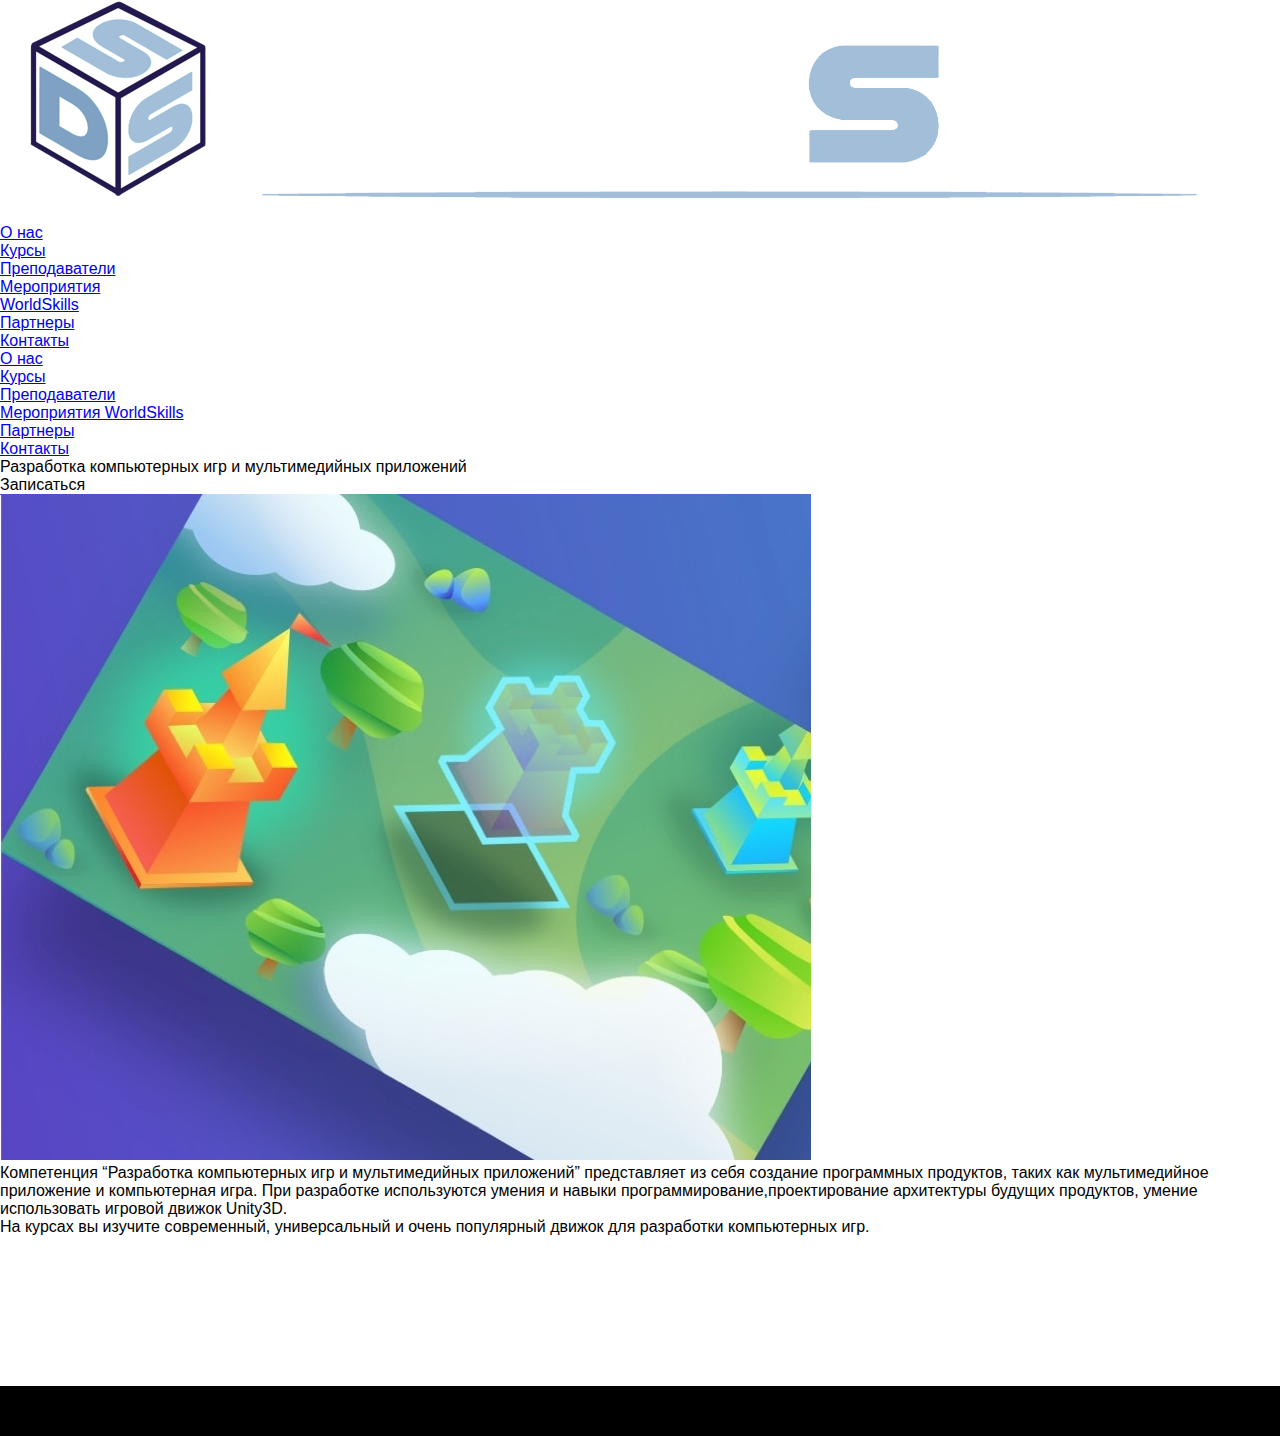
<file: game.html>
<!DOCTYPE html>
<html lang="en">
<head>
    <meta charset="UTF-8">
    <title>Разработка компьютерных игр и мультимедийных приложений</title>
    <link rel="icon" href="./images/SDS_Cube.png">
    <link rel="stylesheet" href="./stylesheet/style.css">
    <script src="./js/jquery-3.2.1.min.js"></script>
</head>
<body>
<header>
    <div class="logo">
        <img src="./images/logo.png" alt="">
    </div>
    <nav class="navigation navigation_auto">
        <ul>
            <li class="navigation-item">
                <a href="./index.html#about" class="navigation-link">О нас</a>
            </li>
            <li class="navigation-item">
                <a href="./index.html#courses" class="navigation-link">Курсы</a>
            </li>
            <li class="navigation-item">
                <a href="./index.html#teachers" class="navigation-link">Преподаватели</a>
            </li>
            <li class="navigation-item">
                <a href="./index.html#events" class="navigation-link">Мероприятия <br> WorldSkills</a>
            </li>
            <li class="navigation-item">
                <a href="./index.html#partners" class="navigation-link">Партнеры</a>
            </li>
            <li class="navigation-item">
                <a href="./index.html#contacts" class="navigation-link">Контакты</a>
            </li>
        </ul>
    </nav>

    <div class="navigation_menu">
        <div class="menu"></div>
    </div>

    <div class="menu_mobile">
        <nav class="navigation">
            <ul>
                <li class="navigation-item">
                    <a href="./index.html#about" class="navigation-link menu_item">О нас</a>
                </li>
                <li class="navigation-item">
                    <a href="./index.html#courses" class="navigation-link menu_item">Курсы</a>
                </li>
                <li class="navigation-item">
                    <a href="./index.html#teachers" class="navigation-link menu_item">Преподаватели</a>
                </li>
                <li class="navigation-item">
                    <a href="./index.html#events" class="navigation-link menu_item">Мероприятия WorldSkills</a>
                </li>
                <li class="navigation-item">
                    <a href="./index.html#partners" class="navigation-link menu_item">Партнеры</a>
                </li>
                <li class="navigation-item">
                    <a href="./index.html#contacts" class="navigation-link menu_item">Контакты</a>
                </li>
            </ul>
        </nav>
    </div>
</header>
<main>
    <div class="title_block">
        <div class="title">Разработка компьютерных игр и мультимедийных приложений</div>
        <a class="button">Записаться</a>
    </div>
    <div class="block-course">
        <img src="./images/games.jpg" alt="">
        <div class="block-course__text">
            <p>Компетенция “Разработка компьютерных игр и мультимедийных приложений” представляет из себя создание  программных продуктов, таких как мультимедийное приложение и компьютерная игра. При разработке используются умения и навыки программирование,проектирование  архитектуры будущих продуктов, умение использовать игровой движок Unity3D.</p>
            <p>На курсах вы изучите современный, универсальный и очень популярный движок для разработки компьютерных игр.</p>
        </div>
    </div>
    <iframe src="https://www.youtube.com/embed/pg64yuCqf0o" frameborder="0" allow="accelerometer; autoplay; encrypted-media; gyroscope; picture-in-picture" allowfullscreen></iframe>
</main>
<footer></footer>
<script src="./js/script.js"></script>
</body>
</html>
</file>
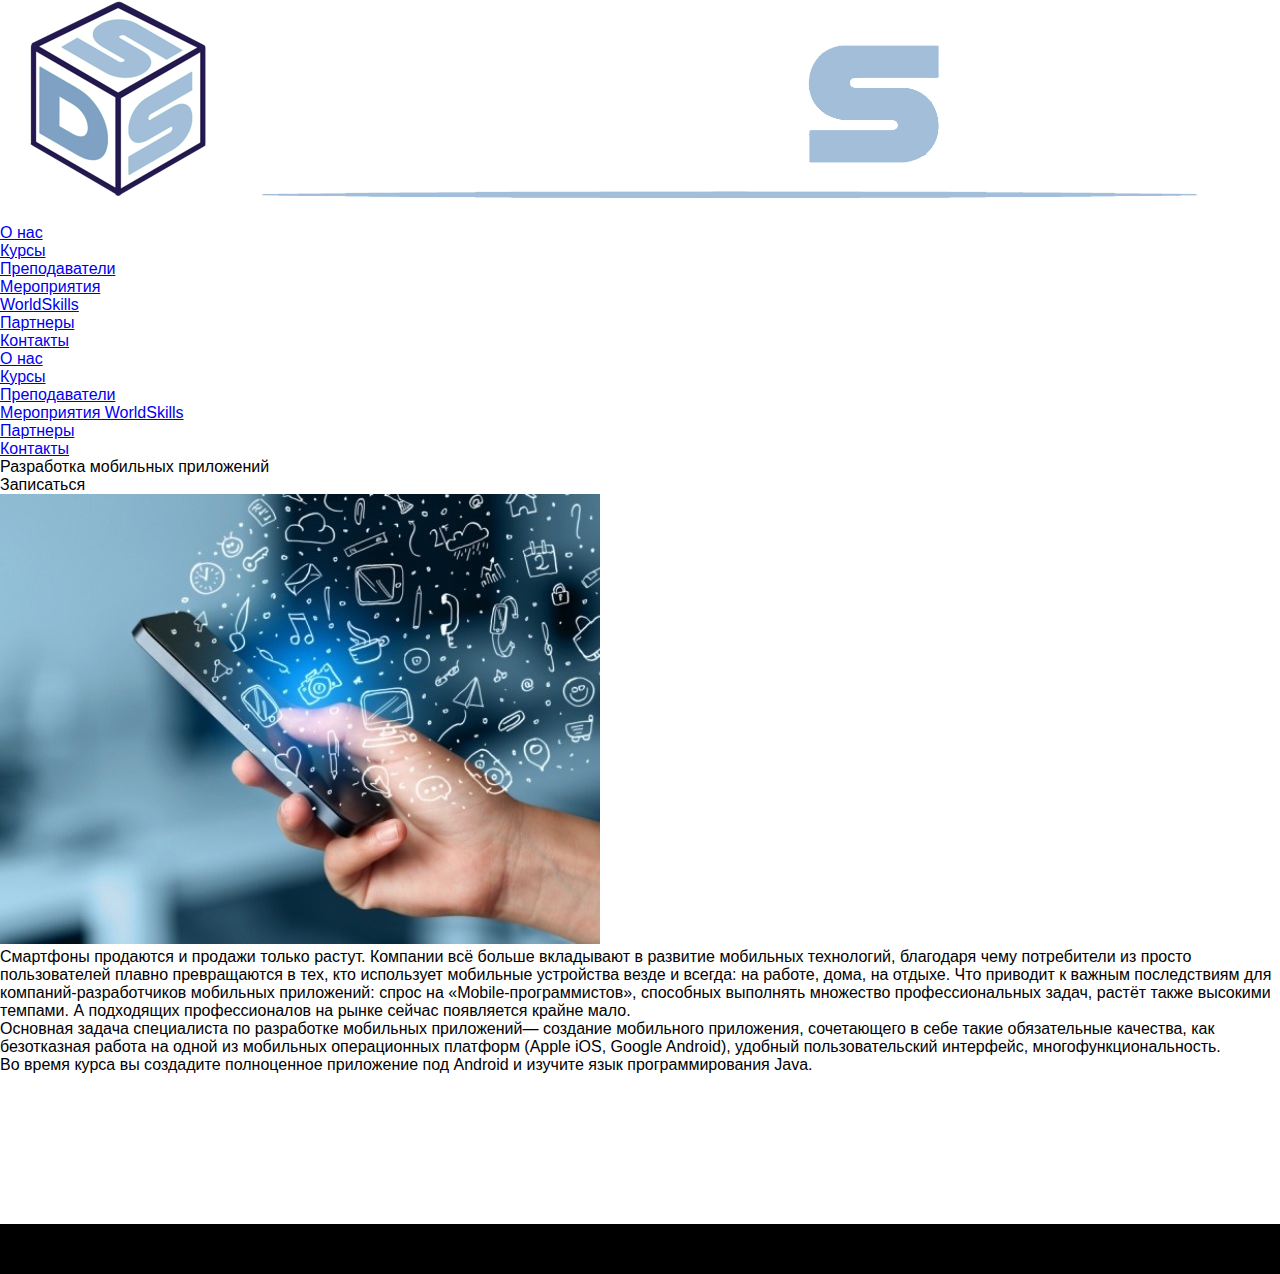
<file: mobile.html>
<!DOCTYPE html>
<html lang="en">
<head>
    <meta charset="UTF-8">
    <link rel="icon" href="./images/SDS_Cube.png">
    <title>Разработка мобильных приложений</title>
    <link rel="stylesheet" href="./stylesheet/style.css">
    <script src="./js/jquery-3.2.1.min.js"></script>
</head>
<body>
<header>
    <div class="logo">
        <img src="./images/logo.png" alt="">
    </div>
    <nav class="navigation navigation_auto">
        <ul>
            <li class="navigation-item">
                <a href="./index.html#about" class="navigation-link">О нас</a>
            </li>
            <li class="navigation-item">
                <a href="./index.html#courses" class="navigation-link">Курсы</a>
            </li>
            <li class="navigation-item">
                <a href="./index.html#teachers" class="navigation-link">Преподаватели</a>
            </li>
            <li class="navigation-item">
                <a href="./index.html#events" class="navigation-link">Мероприятия <br> WorldSkills</a>
            </li>
            <li class="navigation-item">
                <a href="./index.html#partners" class="navigation-link">Партнеры</a>
            </li>
            <li class="navigation-item">
                <a href="./index.html#contacts" class="navigation-link">Контакты</a>
            </li>
        </ul>
    </nav>

    <div class="navigation_menu">
        <div class="menu"></div>
    </div>

    <div class="menu_mobile">
        <nav class="navigation">
            <ul>
                <li class="navigation-item">
                    <a href="./index.html#about" class="navigation-link menu_item">О нас</a>
                </li>
                <li class="navigation-item">
                    <a href="./index.html#courses" class="navigation-link menu_item">Курсы</a>
                </li>
                <li class="navigation-item">
                    <a href="./index.html#teachers" class="navigation-link menu_item">Преподаватели</a>
                </li>
                <li class="navigation-item">
                    <a href="./index.html#events" class="navigation-link menu_item">Мероприятия WorldSkills</a>
                </li>
                <li class="navigation-item">
                    <a href="./index.html#partners" class="navigation-link menu_item">Партнеры</a>
                </li>
                <li class="navigation-item">
                    <a href="./index.html#contacts" class="navigation-link menu_item">Контакты</a>
                </li>
            </ul>
        </nav>
    </div>
</header>
<main>
    <div class="title_block">
        <div class="title">Разработка мобильных приложений</div>
        <a class="button">Записаться</a>
    </div>
    <div class="block-course">
        <img src="./images/mobile.jpg">
        <div class="block-course__text">
            <p> Смартфоны продаются и продажи только растут. Компании всё больше вкладывают в развитие мобильных технологий, благодаря чему потребители из просто пользователей плавно превращаются в тех, кто использует мобильные устройства везде и всегда: на работе, дома, на отдыхе. Что приводит к важным последствиям для компаний-разработчиков мобильных приложений: спрос на «Mobile-программистов», способных выполнять множество профессиональных задач, растёт также высокими темпами. А подходящих профессионалов на рынке сейчас появляется крайне мало.</p>
            <p> Основная задача специалиста по разработке мобильных приложений— создание мобильного приложения, сочетающего в себе такие обязательные качества, как безотказная работа на одной из мобильных операционных платформ (Apple iOS, Google Android), удобный пользовательский интерфейс, многофункциональность.</p>
            <p>Во время курса вы создадите полноценное приложение под Android и изучите язык программирования Java.</p>
        </div>
    </div>
    <iframe src="https://www.youtube.com/embed/_kXLqQzS3bE" frameborder="0" allow="accelerometer; autoplay; encrypted-media; gyroscope; picture-in-picture" allowfullscreen></iframe>
</main>
<footer></footer>
<script src="./js/script.js"></script>
</body>
</html>
</file>
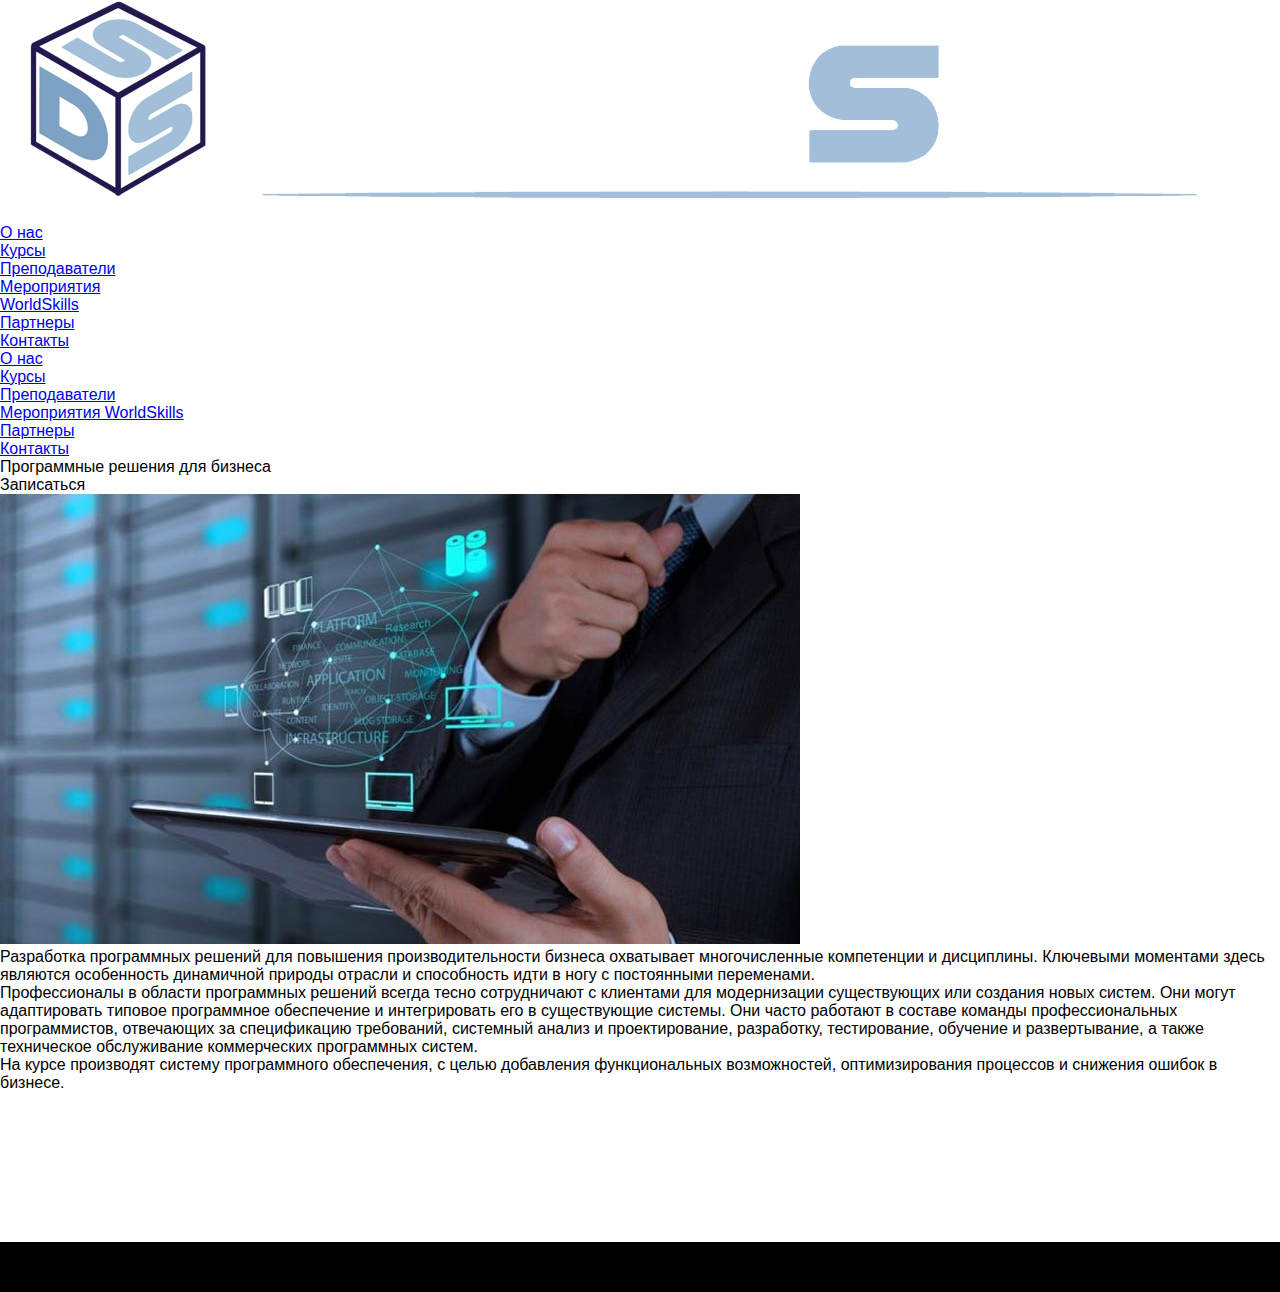
<file: programm.html>
<!DOCTYPE html>
<html lang="en">
<head>
    <meta charset="UTF-8">
    <title>Программные решения для бизнеса</title>
    <link rel="icon" href="./images/SDS_Cube.png">
    <link rel="stylesheet" href="./stylesheet/style.css">
    <script src="./js/jquery-3.2.1.min.js"></script>
</head>
<body>
<header>
    <div class="logo">
        <img src="./images/logo.png" alt="">
    </div>
    <nav class="navigation navigation_auto">
        <ul>
            <li class="navigation-item">
                <a href="./index.html#about" class="navigation-link">О нас</a>
            </li>
            <li class="navigation-item">
                <a href="./index.html#courses" class="navigation-link">Курсы</a>
            </li>
            <li class="navigation-item">
                <a href="./index.html#teachers" class="navigation-link">Преподаватели</a>
            </li>
            <li class="navigation-item">
                <a href="./index.html#events" class="navigation-link">Мероприятия <br> WorldSkills</a>
            </li>
            <li class="navigation-item">
                <a href="./index.html#partners" class="navigation-link">Партнеры</a>
            </li>
            <li class="navigation-item">
                <a href="./index.html#contacts" class="navigation-link">Контакты</a>
            </li>
        </ul>
    </nav>

    <div class="navigation_menu">
        <div class="menu"></div>
    </div>

    <div class="menu_mobile">
        <nav class="navigation">
            <ul>
                <li class="navigation-item">
                    <a href="./index.html#about" class="navigation-link menu_item">О нас</a>
                </li>
                <li class="navigation-item">
                    <a href="./index.html#courses" class="navigation-link menu_item">Курсы</a>
                </li>
                <li class="navigation-item">
                    <a href="./index.html#teachers" class="navigation-link menu_item">Преподаватели</a>
                </li>
                <li class="navigation-item">
                    <a href="./index.html#events" class="navigation-link menu_item">Мероприятия WorldSkills</a>
                </li>
                <li class="navigation-item">
                    <a href="./index.html#partners" class="navigation-link menu_item">Партнеры</a>
                </li>
                <li class="navigation-item">
                    <a href="./index.html#contacts" class="navigation-link menu_item">Контакты</a>
                </li>
            </ul>
        </nav>
    </div>
</header>
<main>
    <div class="title_block">
        <div class="title">Программные решения для бизнеса</div>
        <a class="button">Записаться</a>
    </div>
    <div class="block-course">
        <img src="./images/programm.jpg" alt="">
        <div class="block-course__text">
            <p>Разработка программных решений для повышения производительности
                бизнеса охватывает многочисленные компетенции и дисциплины. Ключевыми
                моментами здесь являются особенность динамичной природы отрасли и
                способность идти в ногу с постоянными переменами.</p>
            <p>Профессионалы в области программных решений всегда тесно
                сотрудничают с клиентами для модернизации существующих или создания
                новых систем. Они могут адаптировать типовое программное обеспечение и
                интегрировать его в существующие системы. Они часто работают в составе
                команды профессиональных программистов, отвечающих за спецификацию
                требований, системный анализ и проектирование, разработку, тестирование,
                обучение и развертывание, а также техническое обслуживание коммерческих
                программных систем.</p>
            <p> На курсе производят систему программного обеспечения, с целью добавления функциональных возможностей, оптимизирования процессов и снижения ошибок в бизнесе. </p>
        </div>
    </div>
    <iframe src="https://www.youtube.com/embed/ICD8DGsAxSE" frameborder="0" allow="accelerometer; autoplay; encrypted-media; gyroscope; picture-in-picture" allowfullscreen></iframe>
</main>
<footer></footer>
<script src="./js/script.js"></script>
</body>
</html>
</file>
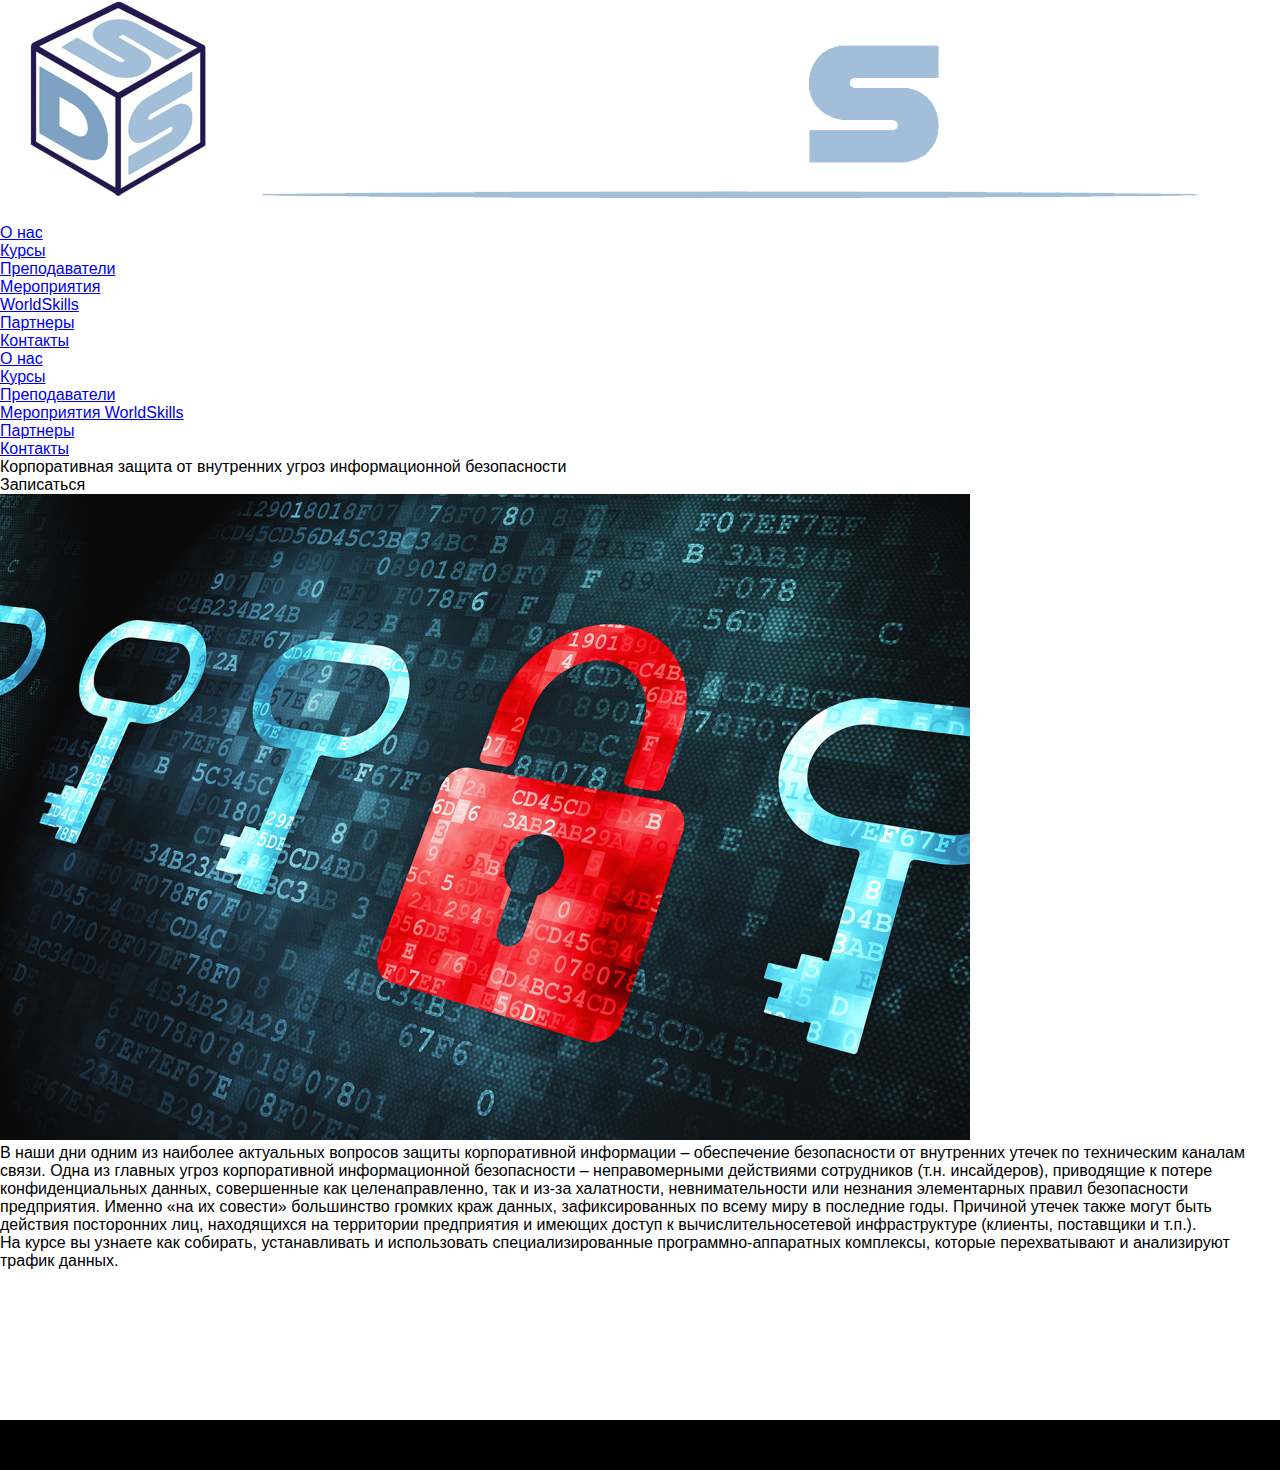
<file: protection.html>
<!DOCTYPE html>
<html lang="en">
<head>
    <meta charset="UTF-8">
    <title>Корпоративная защита от внутренних угроз информационной безопасности</title>
    <link rel="icon" href="./images/SDS_Cube.png">
    <link rel="stylesheet" href="./stylesheet/style.css">
    <script src="./js/jquery-3.2.1.min.js"></script>
</head>
<body>
<header>
    <div class="logo">
        <img src="./images/logo.png" alt="">
    </div>
    <nav class="navigation navigation_auto">
        <ul>
            <li class="navigation-item">
                <a href="./index.html#about" class="navigation-link">О нас</a>
            </li>
            <li class="navigation-item">
                <a href="./index.html#courses" class="navigation-link">Курсы</a>
            </li>
            <li class="navigation-item">
                <a href="./index.html#teachers" class="navigation-link">Преподаватели</a>
            </li>
            <li class="navigation-item">
                <a href="./index.html#events" class="navigation-link">Мероприятия <br> WorldSkills</a>
            </li>
            <li class="navigation-item">
                <a href="./index.html#partners" class="navigation-link">Партнеры</a>
            </li>
            <li class="navigation-item">
                <a href="./index.html#contacts" class="navigation-link">Контакты</a>
            </li>
        </ul>
    </nav>

    <div class="navigation_menu">
        <div class="menu"></div>
    </div>

    <div class="menu_mobile">
        <nav class="navigation">
            <ul>
                <li class="navigation-item">
                    <a href="./index.html#about" class="navigation-link menu_item">О нас</a>
                </li>
                <li class="navigation-item">
                    <a href="./index.html#courses" class="navigation-link menu_item">Курсы</a>
                </li>
                <li class="navigation-item">
                    <a href="./index.html#teachers" class="navigation-link menu_item">Преподаватели</a>
                </li>
                <li class="navigation-item">
                    <a href="./index.html#events" class="navigation-link menu_item">Мероприятия WorldSkills</a>
                </li>
                <li class="navigation-item">
                    <a href="./index.html#partners" class="navigation-link menu_item">Партнеры</a>
                </li>
                <li class="navigation-item">
                    <a href="./index.html#contacts" class="navigation-link menu_item">Контакты</a>
                </li>
            </ul>
        </nav>
    </div>
</header>
<main>
    <div class="title_block">
        <div class="title">Корпоративная защита от внутренних угроз информационной безопасности</div>
        <a class="button">Записаться</a>
    </div>
    <div class="block-course">
        <img src="./images/protection.jpg" alt="">
        <div class="block-course__text">
            <p>В наши дни одним из наиболее актуальных вопросов защиты
                корпоративной информации – обеспечение безопасности от внутренних утечек
                по техническим каналам связи. Одна из главных угроз корпоративной
                информационной безопасности – неправомерными действиями сотрудников
                (т.н. инсайдеров), приводящие к потере конфиденциальных данных,
                совершенные как целенаправленно, так и из-за халатности, невнимательности
                или незнания элементарных правил безопасности предприятия. Именно «на их
                совести» большинство громких краж данных, зафиксированных по всему миру в
                последние годы. Причиной утечек также могут быть действия посторонних лиц,
                находящихся на территории предприятия и имеющих доступ к вычислительносетевой инфраструктуре (клиенты, поставщики и т.п.).</p>
            <p>На курсе вы узнаете как собирать, устанавливать и использовать специализированные программно-аппаратных комплексы, которые перехватывают и анализируют трафик данных.</p>
        </div>
    </div>
    <iframe src="https://www.youtube.com/embed/_2j2Xl6qT4g" frameborder="0" allow="accelerometer; autoplay; encrypted-media; gyroscope; picture-in-picture" allowfullscreen></iframe>
</main>
<footer></footer>
<script src="./js/script.js"></script>
</body>
</html>
</file>
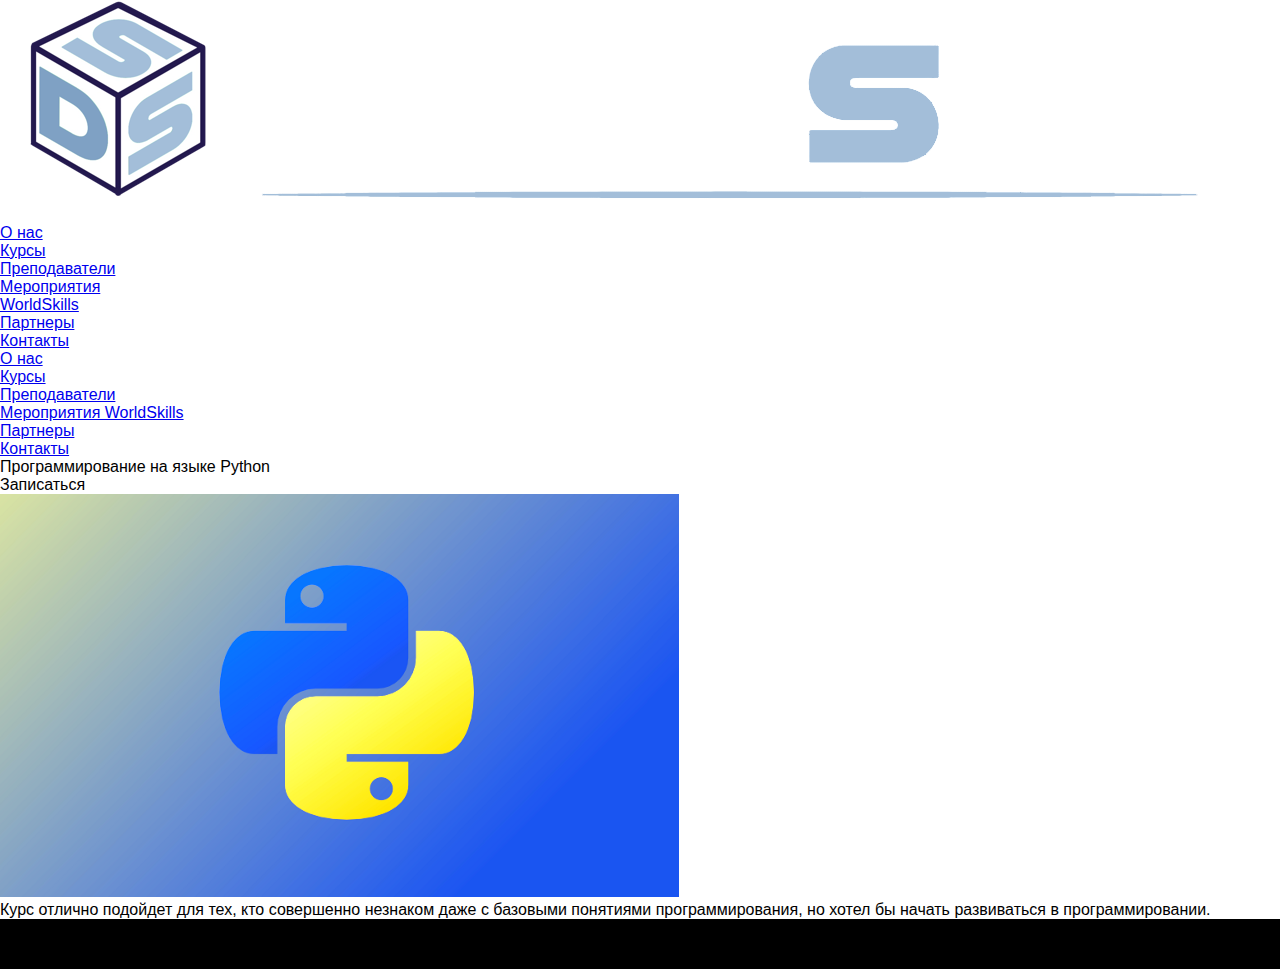
<file: python.html>
<!DOCTYPE html>
<html lang="en">
<head>
    <meta charset="UTF-8">
    <title>Программирование на языке Python</title>
    <link rel="icon" href="./images/SDS_Cube.png">
    <link rel="stylesheet" href="./stylesheet/style.css">
    <script src="./js/jquery-3.2.1.min.js"></script>
</head>
<body>
<header>
    <div class="logo">
        <img src="./images/logo.png" alt="">
    </div>
    <nav class="navigation navigation_auto">
        <ul>
            <li class="navigation-item">
                <a href="./index.html#about" class="navigation-link">О нас</a>
            </li>
            <li class="navigation-item">
                <a href="./index.html#courses" class="navigation-link">Курсы</a>
            </li>
            <li class="navigation-item">
                <a href="./index.html#teachers" class="navigation-link">Преподаватели</a>
            </li>
            <li class="navigation-item">
                <a href="./index.html#events" class="navigation-link">Мероприятия <br> WorldSkills</a>
            </li>
            <li class="navigation-item">
                <a href="./index.html#partners" class="navigation-link">Партнеры</a>
            </li>
            <li class="navigation-item">
                <a href="./index.html#contacts" class="navigation-link">Контакты</a>
            </li>
        </ul>
    </nav>

    <div class="navigation_menu">
        <div class="menu"></div>
    </div>

    <div class="menu_mobile">
        <nav class="navigation">
            <ul>
                <li class="navigation-item">
                    <a href="./index.html#about" class="navigation-link menu_item">О нас</a>
                </li>
                <li class="navigation-item">
                    <a href="./index.html#courses" class="navigation-link menu_item">Курсы</a>
                </li>
                <li class="navigation-item">
                    <a href="./index.html#teachers" class="navigation-link menu_item">Преподаватели</a>
                </li>
                <li class="navigation-item">
                    <a href="./index.html#events" class="navigation-link menu_item">Мероприятия WorldSkills</a>
                </li>
                <li class="navigation-item">
                    <a href="./index.html#partners" class="navigation-link menu_item">Партнеры</a>
                </li>
                <li class="navigation-item">
                    <a href="./index.html#contacts" class="navigation-link menu_item">Контакты</a>
                </li>
            </ul>
        </nav>
    </div>
</header>
<main>
    <div class="title_block">
        <div class="title">Программирование на языке Python</div>
        <a class="button">Записаться</a>
    </div>
    <div class="block-course">
        <img src="./images/Python.png">
        <div class="block-course__text">
            <p>Курс отлично подойдет для тех, кто совершенно незнаком даже с базовыми понятиями программирования, но хотел бы начать развиваться в программировании.</p>
        </div>
    </div>
</main>
<footer></footer>
<script src="./js/script.js"></script>
</body>
</html>
</file>
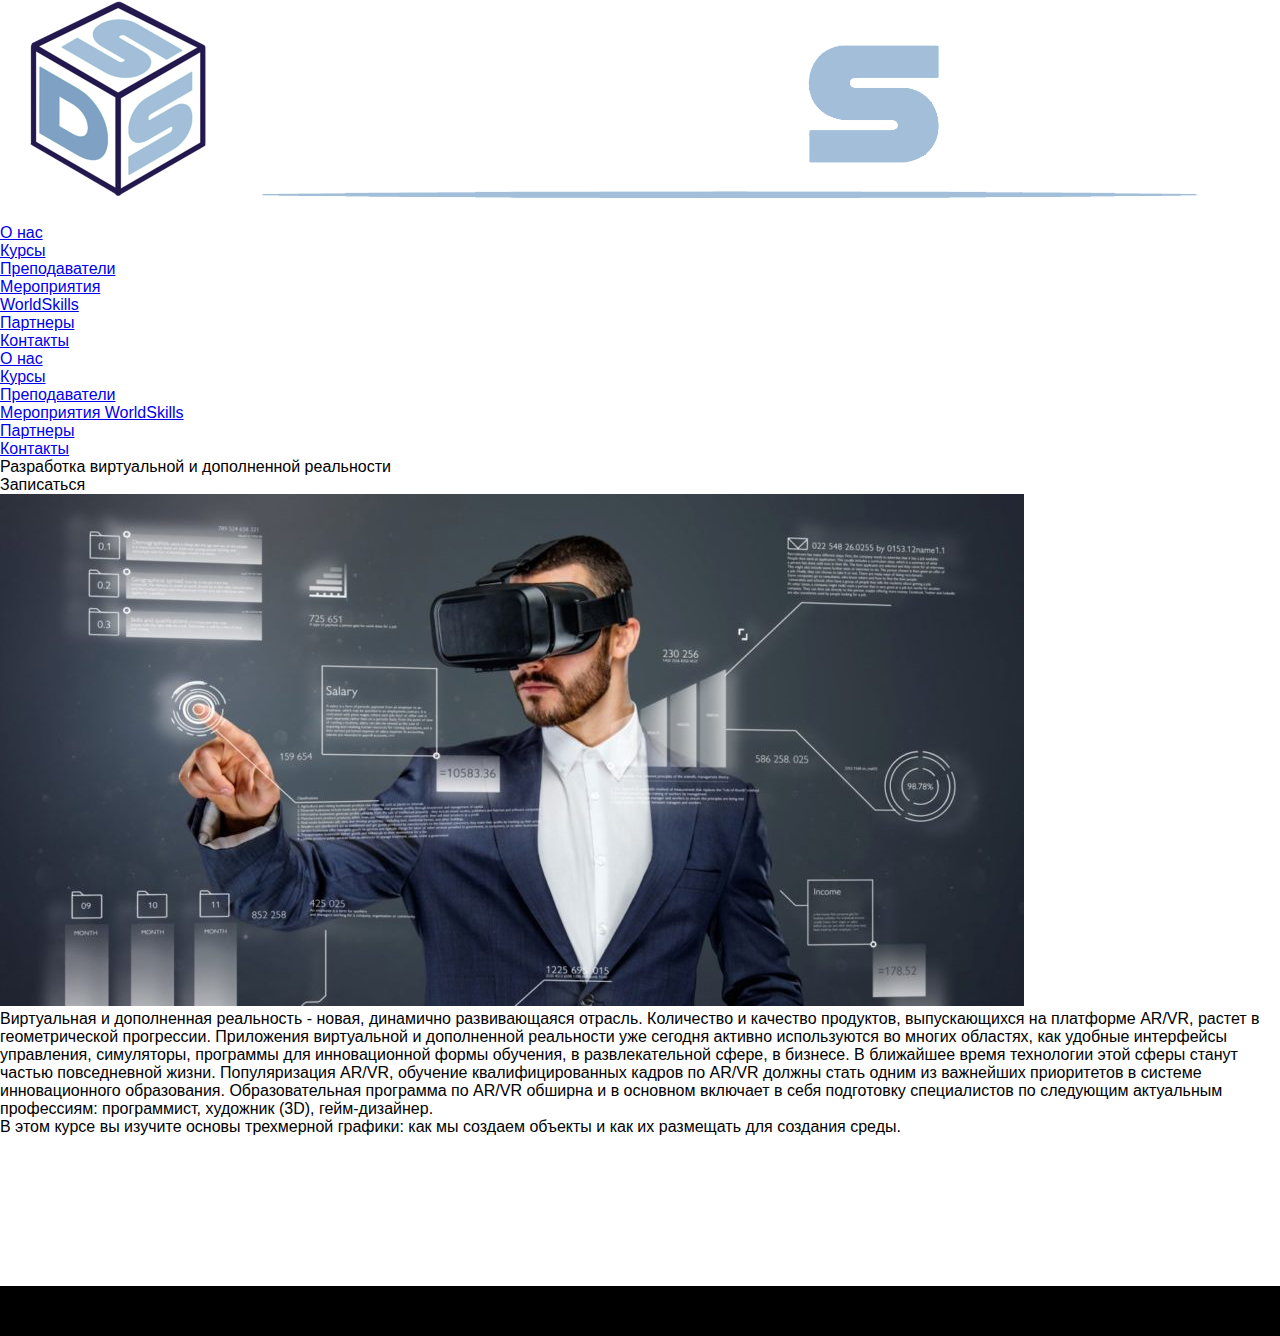
<file: reality.html>
<!DOCTYPE html>
<html lang="en">
<head>
    <meta charset="UTF-8">
    <title>Разработка виртуальной и дополненной реальности</title>
    <link rel="icon" href="./images/SDS_Cube.png">
    <link rel="stylesheet" href="./stylesheet/style.css">
    <script src="./js/jquery-3.2.1.min.js"></script>
</head>
<body>
<header>
    <div class="logo">
        <img src="./images/logo.png" alt="">
    </div>
    <nav class="navigation navigation_auto">
        <ul>
            <li class="navigation-item">
                <a href="./index.html#about" class="navigation-link">О нас</a>
            </li>
            <li class="navigation-item">
                <a href="./index.html#courses" class="navigation-link">Курсы</a>
            </li>
            <li class="navigation-item">
                <a href="./index.html#teachers" class="navigation-link">Преподаватели</a>
            </li>
            <li class="navigation-item">
                <a href="./index.html#events" class="navigation-link">Мероприятия <br> WorldSkills</a>
            </li>
            <li class="navigation-item">
                <a href="./index.html#partners" class="navigation-link">Партнеры</a>
            </li>
            <li class="navigation-item">
                <a href="./index.html#contacts" class="navigation-link">Контакты</a>
            </li>
        </ul>
    </nav>

    <div class="navigation_menu">
        <div class="menu"></div>
    </div>

    <div class="menu_mobile">
        <nav class="navigation">
            <ul>
                <li class="navigation-item">
                    <a href="./index.html#about" class="navigation-link menu_item">О нас</a>
                </li>
                <li class="navigation-item">
                    <a href="./index.html#courses" class="navigation-link menu_item">Курсы</a>
                </li>
                <li class="navigation-item">
                    <a href="./index.html#teachers" class="navigation-link menu_item">Преподаватели</a>
                </li>
                <li class="navigation-item">
                    <a href="./index.html#events" class="navigation-link menu_item">Мероприятия WorldSkills</a>
                </li>
                <li class="navigation-item">
                    <a href="./index.html#partners" class="navigation-link menu_item">Партнеры</a>
                </li>
                <li class="navigation-item">
                    <a href="./index.html#contacts" class="navigation-link menu_item">Контакты</a>
                </li>
            </ul>
        </nav>
    </div>
</header>
<main>
    <div class="title_block">
        <div class="title">Разработка виртуальной и дополненной реальности</div>
        <a class="button">Записаться</a>
    </div>
    <div class="block-course">
        <img src="./images/reality.jpg">
        <div class="block-course__text">
            <p> Виртуальная и дополненная реальность - новая, динамично развивающаяся отрасль. Количество и качество продуктов, выпускающихся на платформе AR/VR, растет в геометрической прогрессии. Приложения виртуальной и дополненной реальности уже сегодня активно используются во многих областях, как удобные интерфейсы управления, симуляторы, программы для инновационной формы обучения, в развлекательной сфере, в бизнесе. В ближайшее время технологии этой сферы станут частью повседневной жизни. Популяризация AR/VR, обучение квалифицированных кадров по AR/VR должны стать одним из важнейших приоритетов в системе инновационного образования. Образовательная программа по AR/VR обширна и в основном включает в себя подготовку специалистов по следующим актуальным профессиям: программист, художник (3D), гейм-дизайнер.</p>
            <p> В этом курсе вы изучите основы трехмерной графики: как мы создаем объекты и как их размещать для создания среды.</p>
        </div>
    </div>
    <iframe src="https://www.youtube.com/embed/K2wPJw9zD60" frameborder="0" allow="accelerometer; autoplay; encrypted-media; gyroscope; picture-in-picture" allowfullscreen></iframe>
</main>
<footer></footer>
<script src="./js/script.js"></script>
</body>
</html>
</file>
<file: stylesheet/style.css>
@font-face {
  font-family: "My-Fonts", sans-serif;
  src: url("../fonts/12674.ttf");
}

*{
  margin: 0;
  padding: 0;
  font-family: "My-Fonts", sans-serif;
  box-sizing: border-box;
}

main{
    display: flex;
    flex-direction: column;
}

.full-screen_image{
  background-size: cover;
  background-image: url("../images/9may-173.jpg");
  background-position: center center;
  background-repeat: no-repeat;
  /*background-attachment: fixed;*/
  z-index: 1;
  /*margin-top: -60px;*/
  position: relative;
  overflow: hidden;
  display: flex;
  align-items: center;
  justify-content: center;
  height: 100vh;
}

.full-screen_text{
  position: relative;
  width: 700px;
  font-size: 44px;
  background: rgba(0,0,0, 0.5);
  padding: 35px;
  border-radius: 5px;
  color: white;
  /*font-family: 'Baskerville', serif;*/
  /*font-family: '', sans-serif;*/
  font-style: italic;
  text-align: center;
}

.cards{
  margin-top: 75px;
  flex-wrap: wrap;
  display: flex;
  justify-content: space-between;
  margin-left: 35px;
  flex-direction: row;
  margin-right: 35px;
}

.card_container{
  display: flex;
  flex: 1;
  max-width: 320px;
  min-width: 320px;
  color: black;
}

.card{
  width: 350px;
  height: 450px;
  border-radius: 5px;
  background-size: cover;
  transition: all 0.9s;
  margin-bottom: 30px;
}

.card_london{
  background-image: url("../images/9may-204.jpg");
  background-position-y: -48px;
  background-position-x: center;
}

.card_dubai{
  background-image: url("../images/9may-192.jpg");
  background-position-x: right;
  background-position-y: -48px;
}

.card_london .card_title-block{
  font-size: 18px !important;
}

.card_singapore{
  background-image: url("../images/9may-148.jpg");
  background-position-y: -48px;
  background-position-x: center;
}

.card_paris{
  background-image: url("../images/9may-196.jpg");
  background-position-y: -48px;
  background-position-x: center;
}

.card_block{
  margin-top: 400px;
  background-image: url("../images/fon.jpg");
  background-size: cover;
  height: 50px;
  transition: all 0.5s;
  cursor: pointer;
  border-bottom-right-radius: 5px;
  border-bottom-left-radius: 5px;
  align-items: flex-end;
  padding: 15px 15px;
  overflow: hidden;
}

.card_title{
  font-size: 19px;
  color: black;
  text-decoration: underline;
  transition: all 0.9s;
  margin-bottom: 10px;
}

.card_title-block{
  position: relative;
  overflow: hidden;
  transition: all 0.5s;
  color: black;
  font-size: 19px;
}

.card:hover .card_block{
  height: 450px;
  margin-top: 0;
  transition: all 0.7s;
  border-top-left-radius: 5px;
  border-top-right-radius: 5px;
}

.card:hover .card_title-block{
  display: block;
  transition: all 0.3s;
  font-size: 16px;
}

.card:hover .card_title{
    display: block;
    font-size: 25px;
    transition: all 0.3s;
    text-align: center;
    margin-bottom: 10px;
}




footer{
  background: black;
  color: white;
  height: 50px;
  display: flex;
  align-items: center;
  padding-left: 25px;
  font-size: 14px;
}

@media screen and (max-width: 1024px){
  .full-screen_text{
    font-size: 40px;
    width: 65%;
  }

}

@media (max-width: 750px) and (min-width: 320px){
  .full-screen_text {
      width: 90%;
      font-size: 35px;
  }

  .cards{
      justify-content: center;
      flex-direction: column;
      align-items: center;
    margin-left: 5px;
    margin-right: 5px;
  }

  .ver2{
    justify-content: center;
    flex: 1;
  }

  .images{
    display: flex;
    flex-direction: column;
    flex: none;
    flex: 1;
    margin-left: 0;
    justify-content: center;
  }

  .ver2{
      justify-content: center;
  }

  .image{
      max-width:  300px !important;
      margin-bottom: 25px;
      max-height: 350px;
      height: auto;
      object-fit: cover;

  }

  .images{
    display: flex;
  }
}


@media (min-width: 1600px) {
  .cards{
    justify-content: start;
  }
  .card_container{
    justify-content: start;
    flex-direction: row;
    margin-right: 50px;
  }

  .card_block{
    width: 320px;
  }
}
</file>
<file: theme/assets/css/style.css>
/*
 * Author: Carlos Alvarez
 * URL: http://Alvarez.is
 *
 * Project Name: NYC Design
 * Version: 1.0
 * Date: 04-20-2014
 * URL: 
 */


/* ==========================================================================
   Base Styles, Bootstrap Modifications & Fonts Import
   ========================================================================== */

@import url(http://fonts.googleapis.com/css?family=Montserrat:400,700);


::-moz-selection {
    background: #f2c2c9;
    color: #a4003a;
    text-shadow: none;
}

::selection {
    background: #16a085;
    color: #a4003a;
    text-shadow: none;
}

/*
 * A better looking default horizontal rule
 */

 hr {
    display: block;
    height: 1px;
    border: 0;
    border-top: 1px solid #ccc;
    margin: 1em 0;
    padding: 0;
}

.centered {
	text-align: center
}

.mt {
	margin-top: 80px;
}

.mb {
	margin-bottom: 80px;
}

/* ==========================================================================
   General styles
   ========================================================================== */


body {
    font-family: 'Montserrat', sans-serif;
    font-weight: 400;
    font-size: 16px;

    -webkit-font-smoothing: antialiased;
    -webkit-overflow-scrolling: touch;
}

h1, h2, h3, h4, h5, h6 {
	font-weight: 700;
    color: #4a4a4a;
}


.navbar-brand {
	font-weight: 700;
}

.navbar-default .navbar-brand {
	color: #fff;
}

.navbar-default {
	background-color: transparent;
	border-color: transparent;
}

.navbar-default .navbar-nav > .active > a, .navbar-default .navbar-nav > .active > a:hover, .navbar-default .navbar-nav > .active > a:focus {
	color: #fff;
	background-color: transparent;
	border-top: 5px solid #fff;
}

.navbar-default .navbar-nav > li > a {
	color: #fff;
}

/* ==========================================================================
   Wrap Sections
   ========================================================================== */

#headerwrap {
	background: url(../img/sunset-3087145.jpg) no-repeat center top;
	margin-top: -70px;
	padding-top: 250px;
	text-align:center;
	background-attachment: relative;
	background-position: center center;
	min-height: 650px;
	width: 100%;
	
    -webkit-background-size: 100%;
    -moz-background-size: 100%;
    -o-background-size: 100%;
    background-size: 100%;

    -webkit-background-size: cover;
    -moz-background-size: cover;
    -o-background-size: cover;
    background-size: cover;
}

#headerwrap h1 {
	color:#ffffff;
	padding-top: 10px;
	padding-bottom: 20px;
	letter-spacing: 4px;
	font-size: 80px;
	font-weight: bold;
}

#headerwrap h4 {
	font-weight: 400;
	color: #ffffff
}

#social {
	padding-top: 50px;
	padding-bottom: 50px;

}

#social i {
	font-size: 40px;
	color: #4a4a4a
}

#social i:hover {
	color: #49f;
}

#footerwrap {
	padding-top: 70px;
	padding-bottom: 50px;
	background-color: #2f2f2f;
}

#footerwrap p {
	color: #f2f2f2;
	margin-left: 10px;
}

#workwrap {	
	background: url(../img/work.jpg) no-repeat center top;
	margin-top: -70px;
	padding-top: 250px;
	text-align:center;
	background-attachment: relative;
	background-position: center center;
	min-height: 650px;
	width: 100%;
	
    -webkit-background-size: 100%;
    -moz-background-size: 100%;
    -o-background-size: 100%;
    background-size: 100%;

    -webkit-background-size: cover;
    -moz-background-size: cover;
    -o-background-size: cover;
    background-size: cover;
}

#workwrap h1 {
	color:#ffffff;
	padding-top: 10px;
	padding-bottom: 20px;
	letter-spacing: 4px;
	font-size: 80px;
	font-weight: bold;
}

#workwrap h4 {
	font-weight: 400;
	color: #ffffff
}

#aboutwrap {	
	background: url(../img/about.jpg) no-repeat center top;
	margin-top: -70px;
	padding-top: 250px;
	text-align:center;
	background-attachment: relative;
	background-position: center center;
	min-height: 550px;
	width: 100%;
	
    -webkit-background-size: 100%;
    -moz-background-size: 100%;
    -o-background-size: 100%;
    background-size: 100%;

    -webkit-background-size: cover;
    -moz-background-size: cover;
    -o-background-size: cover;
    background-size: cover;
}
.principles{background-color: #f2f2f2;}
.principles img{width: 170px;margin-left:30%}


/* Gallery */
.gallery {
	margin-top: 30px;
}

.gallery img:hover {
	opacity: 0.4;
}
</file>
